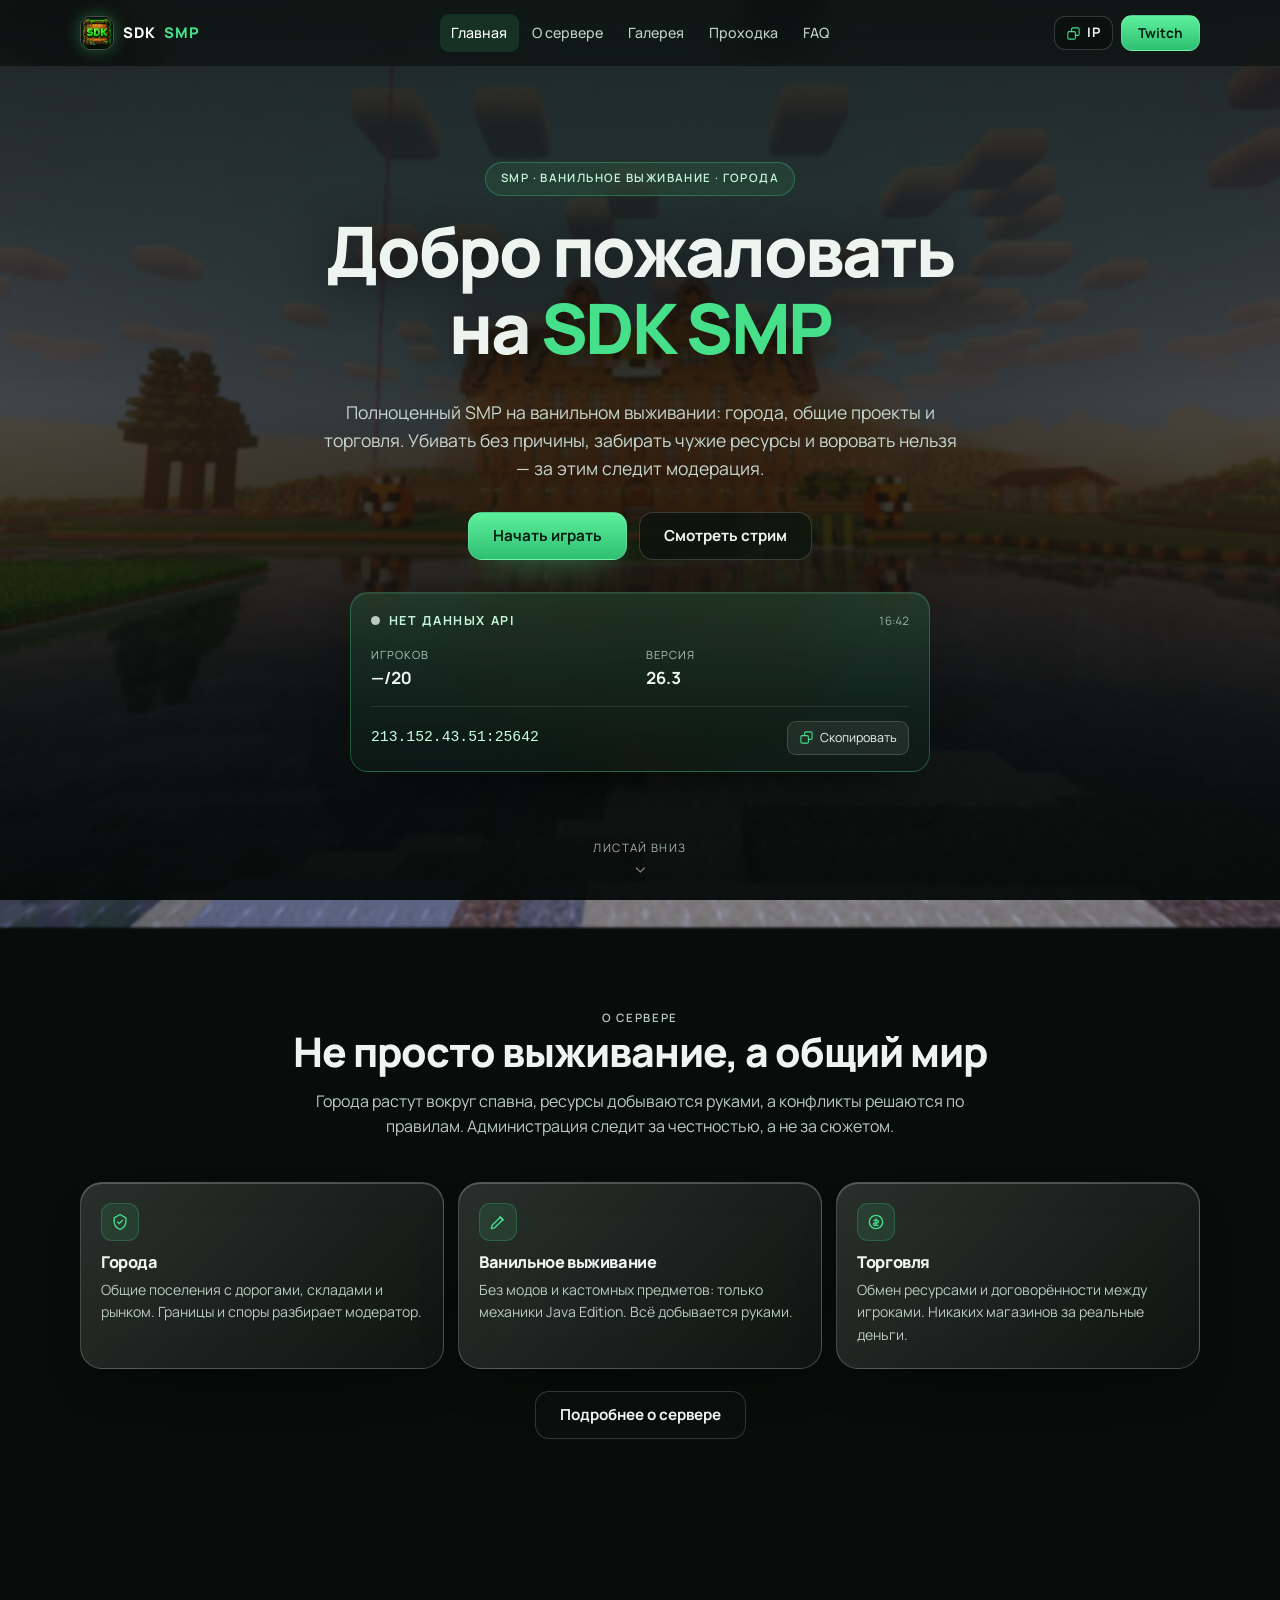
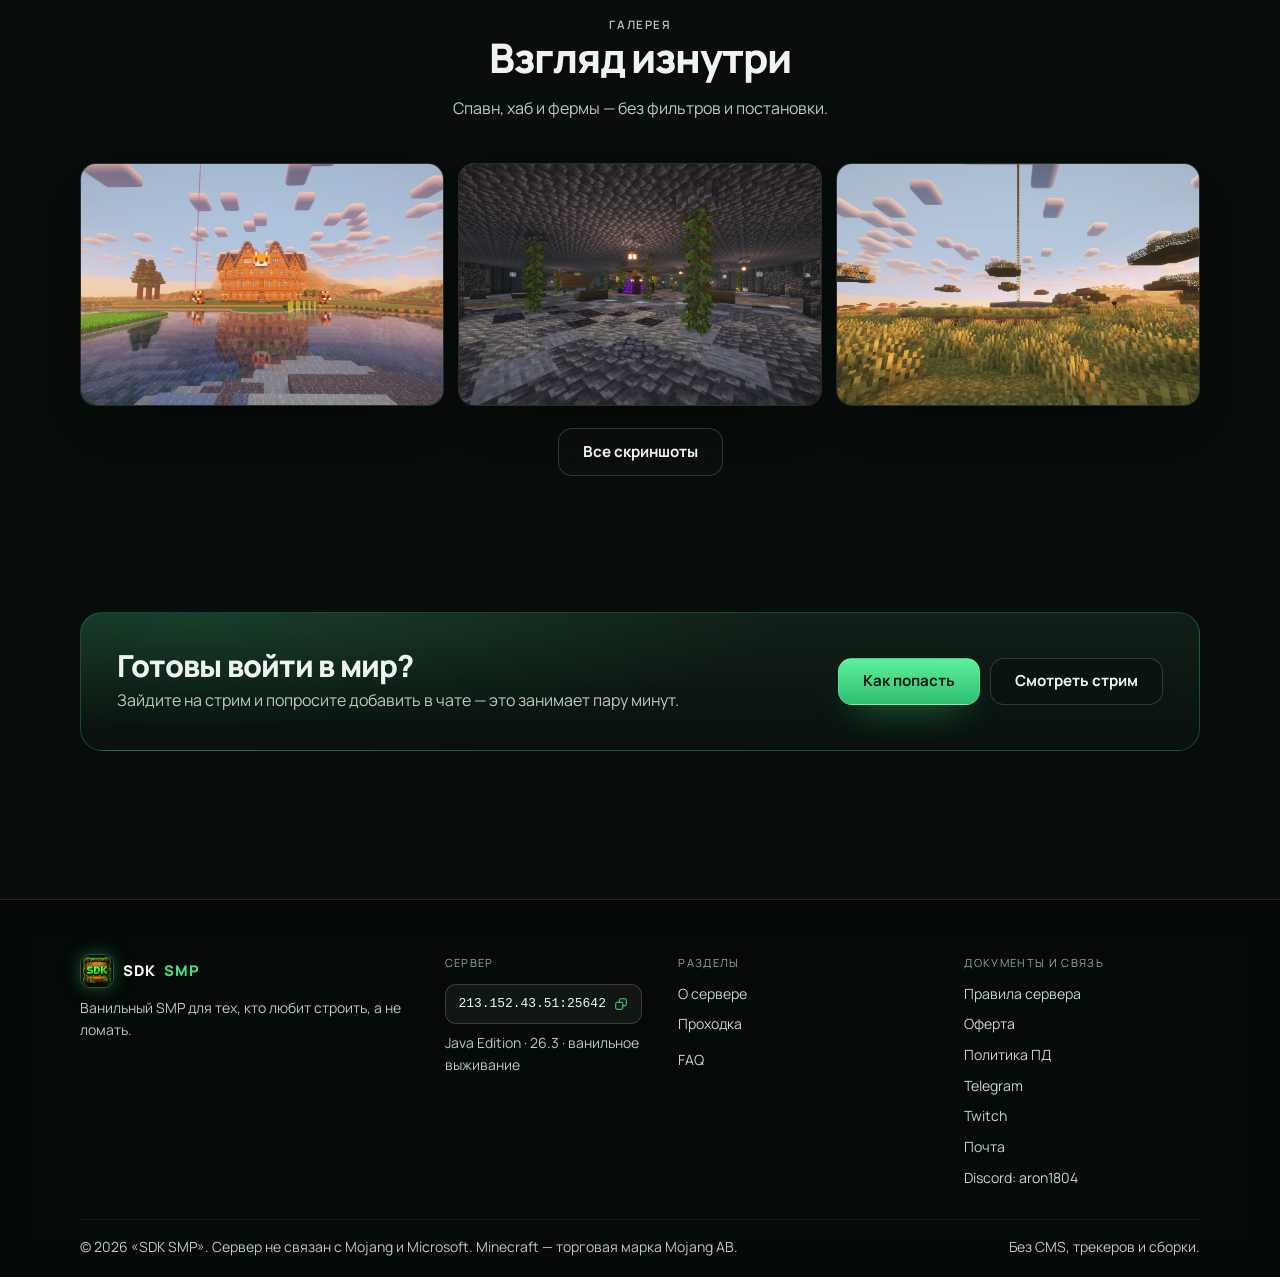
<file: index.html>
<!doctype html>
<html lang="ru">
<head>
<meta charset="utf-8">
<meta name="viewport" content="width=device-width, initial-scale=1">
<title>Minecraft сервер SDK SMP — ванильное выживание, города</title>
<meta name="description" content="SDK SMP — полноценный Minecraft SMP на ванильном выживании: города, торговля и модерация. IP 213.152.43.51:25642, Java 26.3. Добавление через стрим на Twitch.">
<link rel="canonical" href="https://example.com/">
<meta name="theme-color" content="#070d0a">
<meta property="og:type" content="website">
<meta property="og:locale" content="ru_RU">
<meta property="og:site_name" content="SDK SMP">
<meta property="og:title" content="Minecraft сервер SDK SMP — ванильное выживание, города">
<meta property="og:description" content="Полноценный SMP на ванильном выживании: города, торговля и правила против гриферства. Java 26.3, IP 213.152.43.51:25642.">
<meta property="og:url" content="https://example.com/">
<meta property="og:image" content="https://example.com/assets/img/og.jpg">
<meta property="og:image:width" content="1200">
<meta property="og:image:height" content="630">
<meta name="twitter:card" content="summary_large_image">
<link rel="icon" href="assets/img/favicon.png" type="image/png">
<link rel="apple-touch-icon" href="assets/img/apple-touch-icon.png">
<link rel="preconnect" href="https://fonts.googleapis.com">
<link rel="preconnect" href="https://fonts.gstatic.com" crossorigin>
<link href="https://fonts.googleapis.com/css2?family=Manrope:wght@400;500;700;800&display=swap" rel="stylesheet">
<link rel="preload" as="image" href="assets/img/bg.webp" type="image/webp">
<script>document.documentElement.classList.add("js");</script>
<link rel="stylesheet" href="assets/css/style.css">
<script src="assets/js/config.js" defer></script>
<script src="assets/js/app.js" defer></script>
<script type="application/ld+json">
{
  "@context": "https://schema.org",
  "@type": "Organization",
  "name": "Minecraft-сервер «SDK SMP»",
  "url": "https://example.com/",
  "logo": "https://example.com/assets/img/logo-256.png",
  "description": "Полноценный SMP на ванильном выживании: города, торговля и античит.",
  "sameAs": ["https://t.me/aron1478"]
}
</script>
</head>
<body>
<a class="skip" href="#main">Перейти к содержимому</a>

<header class="top">
  <div class="shell top__in">
    <a class="logo" href="index.html"><img class="logo__mark" src="assets/img/logo-128.png" alt="" width="34" height="34">SDK <b>SMP</b></a>
    <nav class="menu" id="menu" aria-label="Основная навигация">
      <a href="index.html" class="is-active" aria-current="page">Главная</a>
      <a href="about.html">О сервере</a>
      <a href="gallery.html">Галерея</a>
      <a href="join.html">Проходка</a>
      
      <a href="faq.html">FAQ</a>
    </nav>
    <div class="top__act">
      <button class="btn btn--dark btn--sm head-ip" type="button" data-copy-ip aria-label="Скопировать IP сервера"><svg viewBox="0 0 24 24" width="15" height="15" aria-hidden="true"><path d="M9 9V5a2 2 0 0 1 2-2h8a2 2 0 0 1 2 2v8a2 2 0 0 1-2 2h-4M3 11a2 2 0 0 1 2-2h8a2 2 0 0 1 2 2v8a2 2 0 0 1-2 2H5a2 2 0 0 1-2-2z" fill="none" stroke="currentColor" stroke-width="1.7" stroke-linejoin="round"/></svg><span>IP</span></button>
      <a class="btn btn--green btn--sm" href="#" data-link="twitch">Twitch</a>
      <button class="burger" type="button" aria-expanded="false" aria-controls="menu" aria-label="Открыть меню"><span></span><span></span><span></span></button>
    </div>
  </div>
</header>

<main id="main">
  <section class="hero">
    <div class="hero__veil" aria-hidden="true"></div>

    <div class="shell hero__inner" data-reveal>
      <p class="badge">SMP · ванильное выживание · города</p>
      <h1 class="hero__title">Добро пожаловать<br>на <span data-server="name">SDK SMP</span></h1>
      <p class="hero__lead">Полноценный SMP на ванильном выживании: города, общие проекты и торговля. Убивать без причины, забирать чужие ресурсы и воровать нельзя — за этим следит модерация.</p>

      <div class="hero__actions">
        <a class="btn btn--green" href="join.html">Начать играть</a>
        <a class="btn btn--dark" href="#" data-link="twitch">Смотреть стрим</a>
      </div>

      <div class="status-card" data-reveal>
        <div class="status-card__top">
          <span class="status-dot" data-live="dot" aria-hidden="true"></span>
          <span class="status-label" data-live="status-text">Проверяем сервер…</span>
          <span class="status-updated"><time data-live="updated">—</time></span>
        </div>

        <dl class="status-grid">
          <div><dt>Игроков</dt><dd><span data-live="players">—</span>/<span data-live="max" data-server="maxSlots">20</span></dd></div>
          <div><dt>Версия</dt><dd data-live="version" data-server="version">26.3</dd></div>
        </dl>

        <div class="status-ip">
          <code data-ip>213.152.43.51:25642</code>
          <button class="copy-btn" type="button" data-copy-ip aria-label="Скопировать IP сервера">
            <svg viewBox="0 0 24 24" width="15" height="15" aria-hidden="true" focusable="false"><path d="M9 9V5a2 2 0 0 1 2-2h8a2 2 0 0 1 2 2v8a2 2 0 0 1-2 2h-4M3 11a2 2 0 0 1 2-2h8a2 2 0 0 1 2 2v8a2 2 0 0 1-2 2H5a2 2 0 0 1-2-2z" fill="none" stroke="currentColor" stroke-width="1.7" stroke-linejoin="round"/></svg>
            Скопировать
          </button>
        </div>
      </div>
    </div>

    <a class="scroll-hint" href="#about-teaser" aria-label="Листать вниз">
      Листай вниз
      <svg viewBox="0 0 24 24" width="16" height="16" aria-hidden="true"><path d="M6 9l6 6 6-6" fill="none" stroke="currentColor" stroke-width="1.8" stroke-linecap="round"/></svg>
    </a>
  </section>

  <section class="section" id="about-teaser">
    <div class="shell">
      <div class="section__head" data-reveal>
        <p class="eyebrow">О сервере</p>
        <h2>Не просто выживание, а общий мир</h2>
        <p>Города растут вокруг спавна, ресурсы добываются руками, а конфликты решаются по правилам. Администрация следит за честностью, а не за сюжетом.</p>
      </div>

      <div class="cards" data-reveal>
        <article class="tile glass">
          <span class="tile__icon" aria-hidden="true">
            <svg viewBox="0 0 24 24" width="20" height="20" fill="none" stroke="currentColor" stroke-width="1.6"><path d="M12 3l7 4v5c0 4-3 7-7 9-4-2-7-5-7-9V7z" stroke-linejoin="round"/><path d="M9 12l2 2 4-4" stroke-linecap="round"/></svg>
          </span>
          <h3>Города</h3>
          <p>Общие поселения с дорогами, складами и рынком. Границы и споры разбирает модератор.</p>
        </article>

        <article class="tile glass">
          <span class="tile__icon" aria-hidden="true">
            <svg viewBox="0 0 24 24" width="20" height="20" fill="none" stroke="currentColor" stroke-width="1.6"><path d="M4 20l4-1 10-10-3-3L5 16z" stroke-linejoin="round"/><path d="M14 6l4 4" stroke-linecap="round"/></svg>
          </span>
          <h3>Ванильное выживание</h3>
          <p>Без модов и кастомных предметов: только механики Java Edition. Всё добывается руками.</p>
        </article>

        <article class="tile glass">
          <span class="tile__icon" aria-hidden="true">
            <svg viewBox="0 0 24 24" width="20" height="20" fill="none" stroke="currentColor" stroke-width="1.6"><circle cx="12" cy="12" r="8"/><path d="M12 8v8M9.5 10h4a1.5 1.5 0 010 3h-3a1.5 1.5 0 000 3h4" stroke-linecap="round"/></svg>
          </span>
          <h3>Торговля</h3>
          <p>Обмен ресурсами и договорённости между игроками. Никаких магазинов за реальные деньги.</p>
        </article>
      </div>

      <div class="gallery-more">
        <a class="btn btn--dark" href="about.html">Подробнее о сервере</a>
      </div>
    </div>
  </section>

  <section class="section section--tight">
    <div class="shell">
      <div class="section__head" data-reveal>
        <p class="eyebrow">Галерея</p>
        <h2>Взгляд изнутри</h2>
        <p>Спавн, хаб и фермы — без фильтров и постановки.</p>
      </div>

      <div class="gallery" data-reveal>
        <a class="shot glass" href="gallery.html" aria-label="Открыть галерею: спавн">
          <picture><source srcset="assets/img/spawn.webp" type="image/webp"><img src="assets/img/spawn.jpg" alt="Спавн: усадьба у воды" width="1200" height="800" loading="lazy" decoding="async"></picture>
        </a>
        <a class="shot glass" href="gallery.html" aria-label="Открыть галерею: хаб">
          <picture><source srcset="assets/img/hub-1.webp" type="image/webp"><img src="assets/img/hub-1.jpg" alt="Подземный хаб с порталами и сундуками" width="1200" height="800" loading="lazy" decoding="async"></picture>
        </a>
        <a class="shot glass" href="gallery.html" aria-label="Открыть галерею: фермы">
          <picture><source srcset="assets/img/farm-1.webp" type="image/webp"><img src="assets/img/farm-1.jpg" alt="Пшеничные поля с парящими островами" width="1200" height="800" loading="lazy" decoding="async"></picture>
        </a>
      </div>

      <div class="gallery-more">
        <a class="btn btn--dark" href="gallery.html">Все скриншоты</a>
      </div>
    </div>
  </section>

  <section class="section section--tight">
    <div class="shell">
      <div class="cta" data-reveal>
        <div>
          <h2>Готовы войти в мир?</h2>
          <p>Зайдите на стрим и попросите добавить в чате — это занимает пару минут.</p>
        </div>
        <div class="cta__act">
          <a class="btn btn--green" href="join.html">Как попасть</a>
          <a class="btn btn--dark" href="https://www.twitch.tv/doska_220" target="_blank" rel="noopener noreferrer">Смотреть стрим</a>
        </div>
      </div>
    </div>
  </section>
</main>

<footer class="site-foot">
  <div class="shell foot">
    <div>
      <a class="logo" href="index.html"><img class="logo__mark" src="assets/img/logo-128.png" alt="" width="34" height="34">SDK <b>SMP</b></a>
      <p class="small muted">Ванильный SMP для тех, кто любит строить, а не ломать.</p>
    </div>

    <div>
      <p class="foot__t">Сервер</p>
      <button class="ipcopy" type="button" data-copy-ip aria-label="Скопировать IP сервера">
        <code data-ip>213.152.43.51:25642</code>
        <svg viewBox="0 0 24 24" width="14" height="14" aria-hidden="true"><path d="M9 9V5a2 2 0 0 1 2-2h8a2 2 0 0 1 2 2v8a2 2 0 0 1-2 2h-4M3 11a2 2 0 0 1 2-2h8a2 2 0 0 1 2 2v8a2 2 0 0 1-2 2H5a2 2 0 0 1-2-2z" fill="none" stroke="currentColor" stroke-width="1.7" stroke-linejoin="round"/></svg>
      </button>
      <p class="small muted">Java Edition · <span data-server="version">26.3</span> · <span data-server="mode">ванильное выживание</span></p>
    </div>

    <div>
      <p class="foot__t">Разделы</p>
      <ul class="foot__links">
        <li><a href="about.html">О сервере</a></li>
        <li><a href="join.html">Проходка</a></li>
        <li></li>
        <li><a href="faq.html">FAQ</a></li>
      </ul>
    </div>

    <div>
      <p class="foot__t">Документы и связь</p>
      <ul class="foot__links">
        <li><a href="rules.html">Правила сервера</a></li>
        <li><a href="offer.html">Оферта</a></li>
        <li><a href="privacy.html">Политика ПД</a></li>
        <li><a href="https://t.me/aron1478">Telegram</a></li>
        <li><a href="https://www.twitch.tv/doska_220">Twitch</a></li>
        <li><button class="linklike" type="button" data-copy-text="aronnman1345@gmail.com">Почта</button></li>
        <li><button class="linklike" type="button" data-copy-text="aron1804">Discord: aron1804</button></li>
      </ul>
    </div>
  </div>

  <div class="shell foot__bottom">
    <p class="small muted">© <span data-year>2026</span> «<span data-server="name">SDK SMP</span>». Сервер не связан с Mojang и Microsoft. Minecraft — торговая марка Mojang AB.</p>
    <p class="small muted">Без CMS, трекеров и сборки.</p>
  </div>
</footer>

<div class="toast" id="toast" role="status" aria-live="polite"></div>
</body>
</html>
</file>
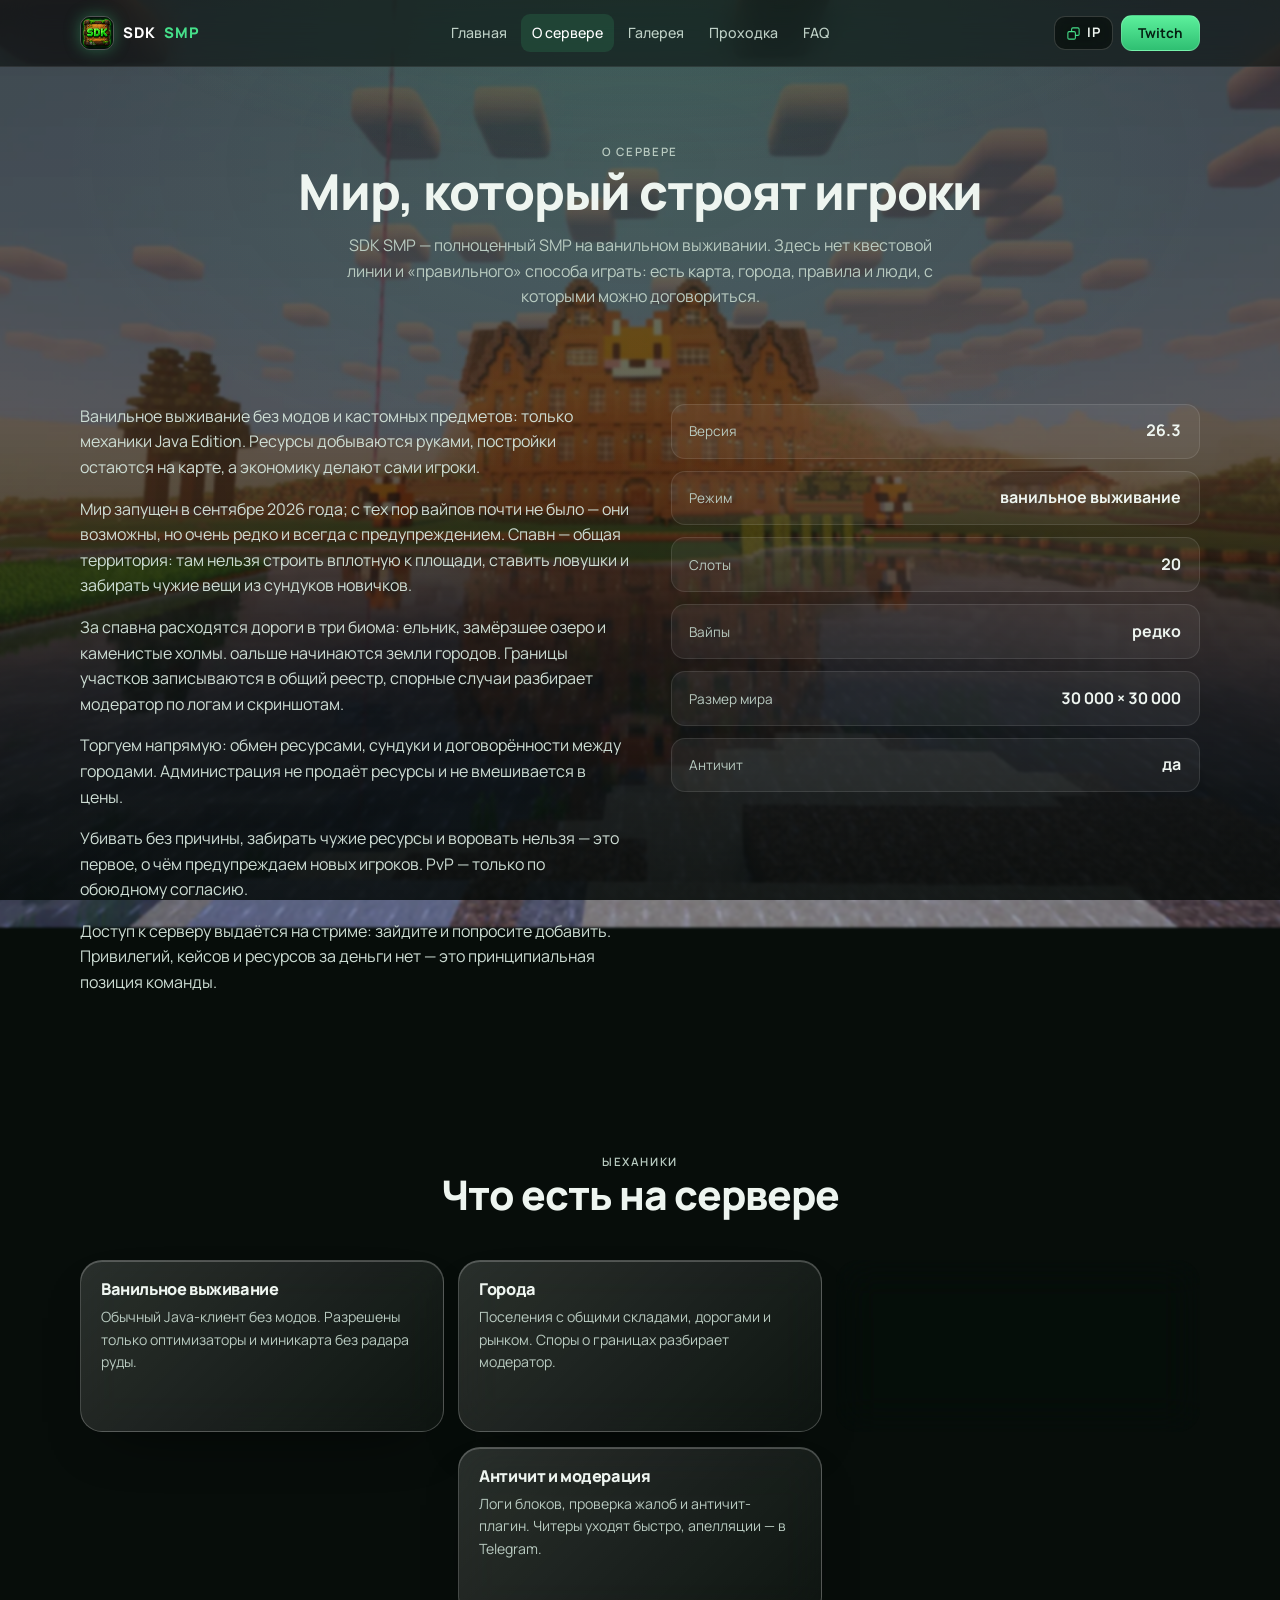
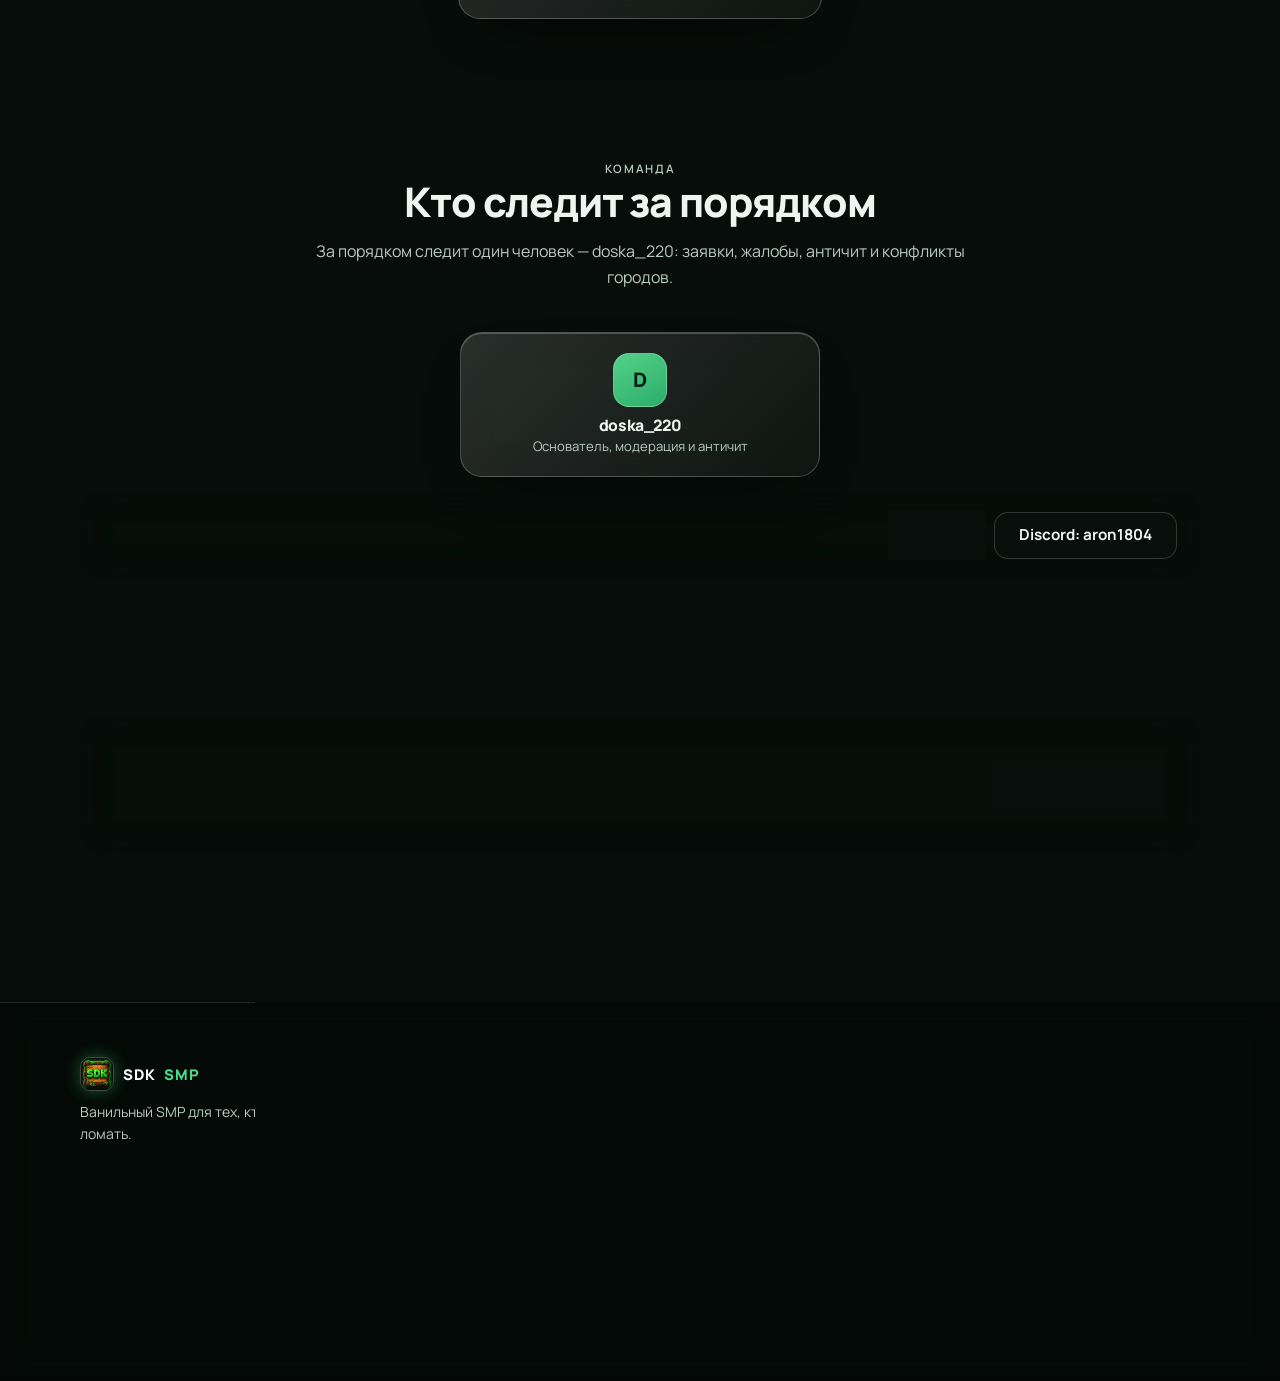
<file: about.html>
<!doctype html>
<html lang="ru">
<head>
<meta charset="utf-8">
<meta name="viewport" content="width=device-width, initial-scale=1">
<title>О сервере — SDK SMP</title>
<meta name="description" content="SDK SMP — полноценный SMP на ванильном выживании: города, торговля, правила и античит. Закрытый Java-сервер, редкие вайпы.">
<link rel="canonical" href="https://example.com/about.html">
<meta name="theme-color" content="#070d0a">
<meta property="og:type" content="website">
<meta property="og:locale" content="ru_RU">
<meta property="og:site_name" content="SDK SMP">
<meta property="og:title" content="О сервере — SDK SMP">
<meta property="og:description" content="Полноценный SMP на ванильном выживании: города, торговля и античит. Редкие вайпы.">
<meta property="og:url" content="https://example.com/about.html">
<meta property="og:image" content="https://example.com/assets/img/og.jpg">
<meta name="twitter:card" content="summary_large_image">
<link rel="icon" href="assets/img/favicon.png" type="image/png">
<link rel="apple-touch-icon" href="assets/img/apple-touch-icon.png">
<link rel="preconnect" href="https://fonts.googleapis.com">
<link rel="preconnect" href="https://fonts.gstatic.com" crossorigin>
<link href="https://fonts.googleapis.com/css2?family=Manrope:wght@400;500;700;800&display=swap" rel="stylesheet">
<script>document.documentElement.classList.add("js");</script>
<link rel="stylesheet" href="assets/css/style.css">
<script src="assets/js/config.js" defer></script>
<script src="assets/js/app.js" defer></script>
</head>
<body>
<a class="skip" href="#main">Перейти к содержимому</a>

<header class="top">
  <div class="shell top__in">
    <a class="logo" href="index.html"><img class="logo__mark" src="assets/img/logo-128.png" alt="" width="34" height="34">SDK <b>SMP</b></a>
    <nav class="menu" id="menu" aria-label="Основная навигация">
      <a href="index.html">Главная</a>
      <a href="about.html" class="is-active" aria-current="page">О сервере</a>
      <a href="gallery.html">Галерея</a>
      <a href="join.html">Проходка</a>
      
      <a href="faq.html">FAQ</a>
    </nav>
    <div class="top__act">
      <button class="btn btn--dark btn--sm head-ip" type="button" data-copy-ip aria-label="Скопировать IP сервера"><svg viewBox="0 0 24 24" width="15" height="15" aria-hidden="true"><path d="M9 9V5a2 2 0 0 1 2-2h8a2 2 0 0 1 2 2v8a2 2 0 0 1-2 2h-4M3 11a2 2 0 0 1 2-2h8a2 2 0 0 1 2 2v8a2 2 0 0 1-2 2H5a2 2 0 0 1-2-2z" fill="none" stroke="currentColor" stroke-width="1.7" stroke-linejoin="round"/></svg><span>IP</span></button>
      <a class="btn btn--green btn--sm" href="#" data-link="twitch">Twitch</a>
      <button class="burger" type="button" aria-expanded="false" aria-controls="menu" aria-label="Открыть меню"><span></span><span></span><span></span></button>
    </div>
  </div>
</header>

<main id="main">
  <section class="page-head">
    <div class="shell">
      <p class="eyebrow">О сервере</p>
      <h1>Мир, который строят игроки</h1>
      <p>SDK SMP — полноценный SMP на ванильном выживании. Здесь нет квестовой линии и «правильного» способа играть: есть карта, города, правила и люди, с которыми можно договориться.</p>
    </div>
  </section>

  <section class="section section--tight">
    <div class="shell">
      <div class="about">
        <div data-reveal>
          <p>Ванильное выживание без модов и кастомных предметов: только механики Java Edition. Ресурсы добываются руками, постройки остаются на карте, а экономику делают сами игроки.</p>
          <p>Мир запущен в сентябре 2026 года; с тех пор вайпов почти не было — они возможны, но очень редко и всегда с предупреждением. Спавн — общая территория: там нельзя строить вплотную к площади, ставить ловушки и забирать чужие вещи из сундуков новичков.</p>
          <p>За спавна расходятся дороги в три биома: ельник, замёрзшее озеро и каменистые холмы. оальше начинаются земли городов. Границы участков записываются в общий реестр, спорные случаи разбирает модератор по логам и скриншотам.</p>
          <p>Торгуем напрямую: обмен ресурсами, сундуки и договорённости между городами. Администрация не продаёт ресурсы и не вмешивается в цены.</p>
          <p>Убивать без причины, забирать чужие ресурсы и воровать нельзя — это первое, о чём предупреждаем новых игроков. PvP — только по обоюдному согласию.</p>
          <p>Доступ к серверу выдаётся на стриме: зайдите и попросите добавить. Привилегий, кейсов и ресурсов за деньги нет — это принципиальная позиция команды.</p>
        </div>

        <aside class="about__aside" data-reveal aria-label="Параметры сервера">
          <div class="aside-row"><span>Версия</span><b data-server="version">26.3</b></div>
          <div class="aside-row"><span>Режим</span><b data-server="mode">ванильное выживание</b></div>
          <div class="aside-row"><span>Слоты</span><b data-server="maxSlots">20</b></div>
          <div class="aside-row"><span>Вайпы</span><b>редко</b></div>
          <div class="aside-row"><span>Размер мира</span><b>30 000 × 30 000</b></div>
          <div class="aside-row"><span>Античит</span><b>да</b></div>
        </aside>
      </div>
    </div>
  </section>

  <section class="section section--tight">
    <div class="shell">
      <div class="section__head" data-reveal>
        <p class="eyebrow">ыеханики</p>
        <h2>Что есть на сервере</h2>
      </div>

      <div class="cards cards--4" data-reveal>
        <article class="tile glass">
          <h3>Ванильное выживание</h3>
          <p>Обычный Java-клиент без модов. Разрешены только оптимизаторы и миникарта без радара руды.</p>
        </article>
        <article class="tile glass">
          <h3>Города</h3>
          <p>Поселения с общими складами, дорогами и рынком. Споры о границах разбирает модератор.</p>
        </article>
        <article class="tile glass">
          <h3>Торговля</h3>
          <p>Обмен ресурсами и договорённости между игроками. Никаких монет за реальные деньги.</p>
        </article>
        <article class="tile glass">
          <h3>Античит и модерация</h3>
          <p>Логи блоков, проверка жалоб и античит-плагин. Читеры уходят быстро, апелляции — в Telegram.</p>
        </article>
      </div>
    </div>
  </section>

  <section class="section section--tight">
    <div class="shell">
      <div class="section__head" data-reveal>
        <p class="eyebrow">Команда</p>
        <h2>Кто следит за порядком</h2>
        <p>За порядком следит один человек — doska_220: заявки, жалобы, античит и конфликты городов.</p>
      </div>

      <div class="team team--one" data-reveal>
        <article class="member glass"><span class="avatar" aria-hidden="true">D</span><h3>doska_220</h3><p>Основатель, модерация и античит</p></article>
      </div>

      <div class="contacts glass" data-reveal>
        <div>
          <h3>Связаться</h3>
          <p class="small muted">Заявки и объявления — в Telegram. Голосовые сборы и поиск города — в Discord.</p>
        </div>
        <div class="contacts__act">
          <a class="btn btn--green" href="#" data-link="telegram">Telegram</a>
          <button class="btn btn--dark" type="button" data-copy-text="aronnman1345@gmail.com">Почта</button>
          <button class="btn btn--dark" type="button" data-copy-text="aron1804">Discord: aron1804</button>
        </div>
      </div>
    </div>
  </section>

  <section class="section section--tight">
    <div class="shell">
      <div class="cta" data-reveal>
        <div>
          <h2>Посмотрите, как это выглядит</h2>
          <p>Шесть скриншотов со спавна, городов и ночной деревни.</p>
        </div>
        <div class="cta__act">
          <a class="btn btn--green" href="gallery.html">Открыть галерею</a>
          <a class="btn btn--dark" href="join.html">Оставить заявку</a>
        </div>
      </div>
    </div>
  </section>
</main>

<footer class="site-foot">
  <div class="shell foot">
    <div>
      <a class="logo" href="index.html"><img class="logo__mark" src="assets/img/logo-128.png" alt="" width="34" height="34">SDK <b>SMP</b></a>
      <p class="small muted">Ванильный SMP для тех, кто любит строить, а не ломать.</p>
    </div>
    <div>
      <p class="foot__t">Сервер</p>
      <button class="ipcopy" type="button" data-copy-ip aria-label="Скопировать IP сервера">
        <code data-ip>213.152.43.51:25642</code>
        <svg viewBox="0 0 24 24" width="14" height="14" aria-hidden="true"><path d="M9 9V5a2 2 0 0 1 2-2h8a2 2 0 0 1 2 2v8a2 2 0 0 1-2 2h-4M3 11a2 2 0 0 1 2-2h8a2 2 0 0 1 2 2v8a2 2 0 0 1-2 2H5a2 2 0 0 1-2-2z" fill="none" stroke="currentColor" stroke-width="1.7" stroke-linejoin="round"/></svg>
      </button>
      <p class="small muted">Java Edition · <span data-server="version">26.3</span> · <span data-server="mode">ванильное выживание</span></p>
    </div>
    <div>
      <p class="foot__t">Разделы</p>
      <ul class="foot__links">
        <li><a href="about.html">О сервере</a></li>
        <li><a href="join.html">Проходка</a></li>
        <li></li>
        <li><a href="faq.html">FAQ</a></li>
      </ul>
    </div>
    <div>
      <p class="foot__t">оокументы и связь</p>
      <ul class="foot__links">
        <li><a href="rules.html">Правила сервера</a></li>
        <li><a href="offer.html">Оферта</a></li>
        <li><a href="privacy.html">Политика По</a></li>
        <li><a href="https://t.me/aron1478">Telegram</a></li>
        <li><a href="https://www.twitch.tv/doska_220">Twitch</a></li>
        <li><button class="linklike" type="button" data-copy-text="aronnman1345@gmail.com">Почта</button></li>
        <li><button class="linklike" type="button" data-copy-text="aron1804">Discord: aron1804</button></li>
      </ul>
    </div>
  </div>
  <div class="shell foot__bottom">
    <p class="small muted">© <span data-year>2026</span> «<span data-server="name">SDK SMP</span>». Сервер не связан с Mojang и Microsoft. Minecraft — торговая марка Mojang AB.</p>
    <p class="small muted">Без CMS, трекеров и сборки.</p>
  </div>
</footer>

<div class="toast" id="toast" role="status" aria-live="polite"></div>
</body>
</html>
</file>
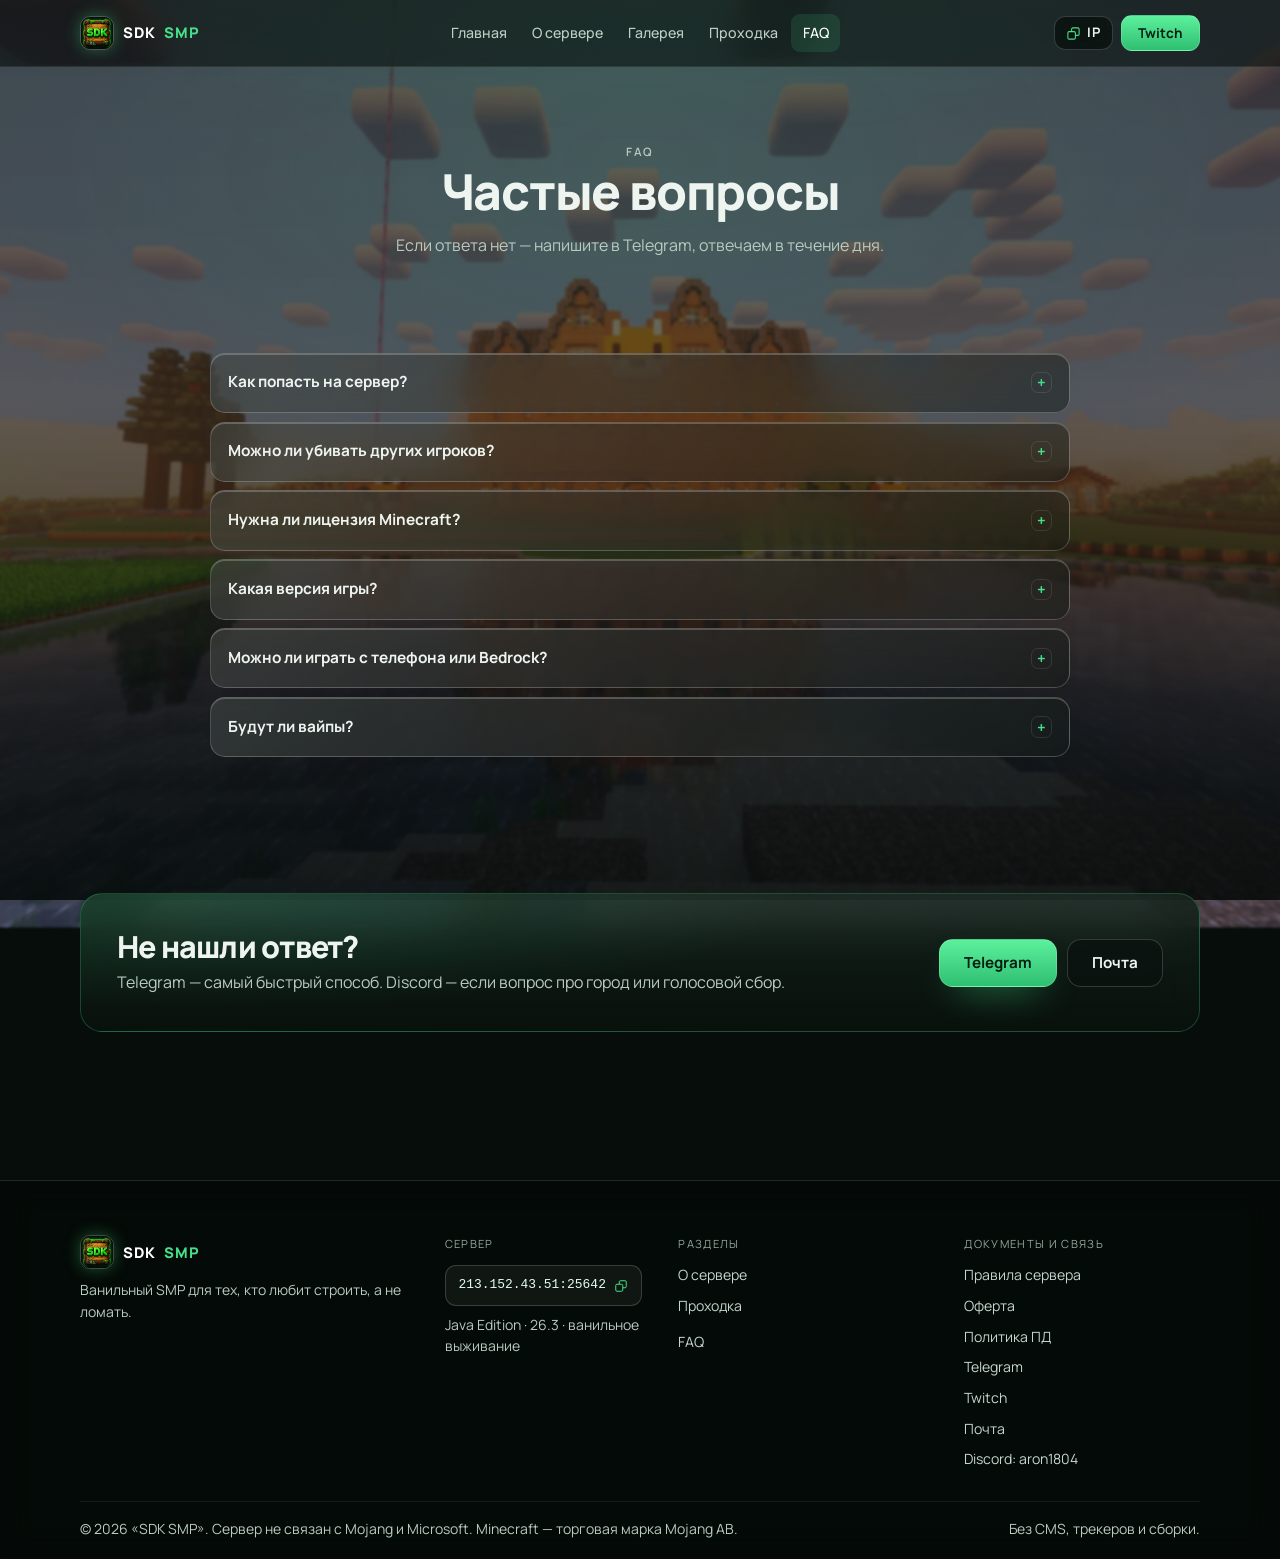
<file: faq.html>
<!doctype html>
<html lang="ru">
<head>
<meta charset="utf-8">
<meta name="viewport" content="width=device-width, initial-scale=1">
<title>FAQ — SDK SMP</title>
<meta name="description" content="Частые вопросы о SDK SMP: как попасть на стрим, нужна ли лицензия, какая версия, можно ли убивать и будут ли вайпы.">
<link rel="canonical" href="https://example.com/faq.html">
<meta name="theme-color" content="#070d0a">
<meta property="og:type" content="website">
<meta property="og:locale" content="ru_RU">
<meta property="og:site_name" content="SDK SMP">
<meta property="og:title" content="FAQ — SDK SMP">
<meta property="og:description" content="Ответы на частые вопросы о входе, версии, PvP, вайпах и оплате.">
<meta property="og:url" content="https://example.com/faq.html">
<meta property="og:image" content="https://example.com/assets/img/og.jpg">
<meta name="twitter:card" content="summary_large_image">
<link rel="icon" href="assets/img/favicon.png" type="image/png">
<link rel="apple-touch-icon" href="assets/img/apple-touch-icon.png">
<link rel="preconnect" href="https://fonts.googleapis.com">
<link rel="preconnect" href="https://fonts.gstatic.com" crossorigin>
<link href="https://fonts.googleapis.com/css2?family=Manrope:wght@400;500;700;800&display=swap" rel="stylesheet">
<script>document.documentElement.classList.add("js");</script>
<link rel="stylesheet" href="assets/css/style.css">
<script src="assets/js/config.js" defer></script>
<script src="assets/js/app.js" defer></script>
</head>
<body>
<a class="skip" href="#main">Перейти к содержимому</a>

<header class="top">
  <div class="shell top__in">
    <a class="logo" href="index.html"><img class="logo__mark" src="assets/img/logo-128.png" alt="" width="34" height="34">SDK <b>SMP</b></a>
    <nav class="menu" id="menu" aria-label="Основная навигация">
      <a href="index.html">Главная</a>
      <a href="about.html">О сервере</a>
      <a href="gallery.html">Галерея</a>
      <a href="join.html">Проходка</a>
      
      <a href="faq.html" class="is-active" aria-current="page">FAQ</a>
    </nav>
    <div class="top__act">
      <button class="btn btn--dark btn--sm head-ip" type="button" data-copy-ip aria-label="Скопировать IP сервера"><svg viewBox="0 0 24 24" width="15" height="15" aria-hidden="true"><path d="M9 9V5a2 2 0 0 1 2-2h8a2 2 0 0 1 2 2v8a2 2 0 0 1-2 2h-4M3 11a2 2 0 0 1 2-2h8a2 2 0 0 1 2 2v8a2 2 0 0 1-2 2H5a2 2 0 0 1-2-2z" fill="none" stroke="currentColor" stroke-width="1.7" stroke-linejoin="round"/></svg><span>IP</span></button>
      <a class="btn btn--green btn--sm" href="#" data-link="twitch">Twitch</a>
      <button class="burger" type="button" aria-expanded="false" aria-controls="menu" aria-label="Открыть меню"><span></span><span></span><span></span></button>
    </div>
  </div>
</header>

<main id="main">
  <section class="page-head">
    <div class="shell">
      <p class="eyebrow">FAQ</p>
      <h1>Частые вопросы</h1>
      <p>Если ответа нет — напишите в Telegram, отвечаем в течение дня.</p>
    </div>
  </section>

  <section class="section section--tight">
    <div class="shell">
      <div class="faq" data-reveal>
        <details class="qa glass"><summary>Как попасть на сервер?</summary><p>Зайдите на стрим doska_220 на Twitch и попросите добавить в чате, указав ник. После добавления заходите по IP со страницы «Проходка».</p></details>
        <details class="qa glass"><summary>Можно ли убивать других игроков?</summary><p>Без причины — нет. PvP разрешён только по обоюдному согласию. Убийство, кража ресурсов и гриферство — нарушение правил.</p></details>
        <details class="qa glass"><summary>Нужна ли лицензия Minecraft?</summary><p>Нет. Сервер работает в offline-mode, лицензия не требуется — подойдёт любой Java-клиент. Читы и сторонние преимущества всё равно запрещены.</p></details>
        <details class="qa glass"><summary>Какая версия игры?</summary><p>Java 26.3. Точный список поддерживаемых версий приходит вместе с доступом; клиенты старше не подключатся.</p></details>
        <details class="qa glass"><summary>Можно ли играть с телефона или Bedrock?</summary><p>Нет. Сервер только для Java Edition на ПК: Bedrock, телефоны и консоли не подключаются.</p></details>
        <details class="qa glass"><summary>Будут ли вайпы?</summary><p>Да, но очень редко: обычно раз в несколько сезонов и всегда с предупреждением в Telegram. Причина — крупное обновление или техническая необходимость.</p></details>
      </div>
    </div>
  </section>

  <section class="section section--tight">
    <div class="shell">
      <div class="cta" data-reveal>
        <div>
          <h2>Не нашли ответ?</h2>
          <p>Telegram — самый быстрый способ. Discord — если вопрос про город или голосовой сбор.</p>
        </div>
        <div class="cta__act">
          <a class="btn btn--green" href="#" data-link="telegram">Telegram</a>
          <button class="btn btn--dark" type="button" data-copy-text="aronnman1345@gmail.com">Почта</button>
        </div>
      </div>
    </div>
  </section>
</main>

<footer class="site-foot">
  <div class="shell foot">
    <div>
      <a class="logo" href="index.html"><img class="logo__mark" src="assets/img/logo-128.png" alt="" width="34" height="34">SDK <b>SMP</b></a>
      <p class="small muted">Ванильный SMP для тех, кто любит строить, а не ломать.</p>
    </div>
    <div>
      <p class="foot__t">Сервер</p>
      <button class="ipcopy" type="button" data-copy-ip aria-label="Скопировать IP сервера">
        <code data-ip>213.152.43.51:25642</code>
        <svg viewBox="0 0 24 24" width="14" height="14" aria-hidden="true"><path d="M9 9V5a2 2 0 0 1 2-2h8a2 2 0 0 1 2 2v8a2 2 0 0 1-2 2h-4M3 11a2 2 0 0 1 2-2h8a2 2 0 0 1 2 2v8a2 2 0 0 1-2 2H5a2 2 0 0 1-2-2z" fill="none" stroke="currentColor" stroke-width="1.7" stroke-linejoin="round"/></svg>
      </button>
      <p class="small muted">Java Edition · <span data-server="version">26.3</span> · <span data-server="mode">ванильное выживание</span></p>
    </div>
    <div>
      <p class="foot__t">Разделы</p>
      <ul class="foot__links">
        <li><a href="about.html">О сервере</a></li>
        <li><a href="join.html">Проходка</a></li>
        <li></li>
        <li><a href="faq.html">FAQ</a></li>
      </ul>
    </div>
    <div>
      <p class="foot__t">Документы и связь</p>
      <ul class="foot__links">
        <li><a href="rules.html">Правила сервера</a></li>
        <li><a href="offer.html">Оферта</a></li>
        <li><a href="privacy.html">Политика ПД</a></li>
        <li><a href="https://t.me/aron1478">Telegram</a></li>
        <li><a href="https://www.twitch.tv/doska_220">Twitch</a></li>
        <li><button class="linklike" type="button" data-copy-text="aronnman1345@gmail.com">Почта</button></li>
        <li><button class="linklike" type="button" data-copy-text="aron1804">Discord: aron1804</button></li>
      </ul>
    </div>
  </div>
  <div class="shell foot__bottom">
    <p class="small muted">© <span data-year>2026</span> «<span data-server="name">SDK SMP</span>». Сервер не связан с Mojang и Microsoft. Minecraft — торговая марка Mojang AB.</p>
    <p class="small muted">Без CMS, трекеров и сборки.</p>
  </div>
</footer>

<div class="toast" id="toast" role="status" aria-live="polite"></div>
</body>
</html>
</file>
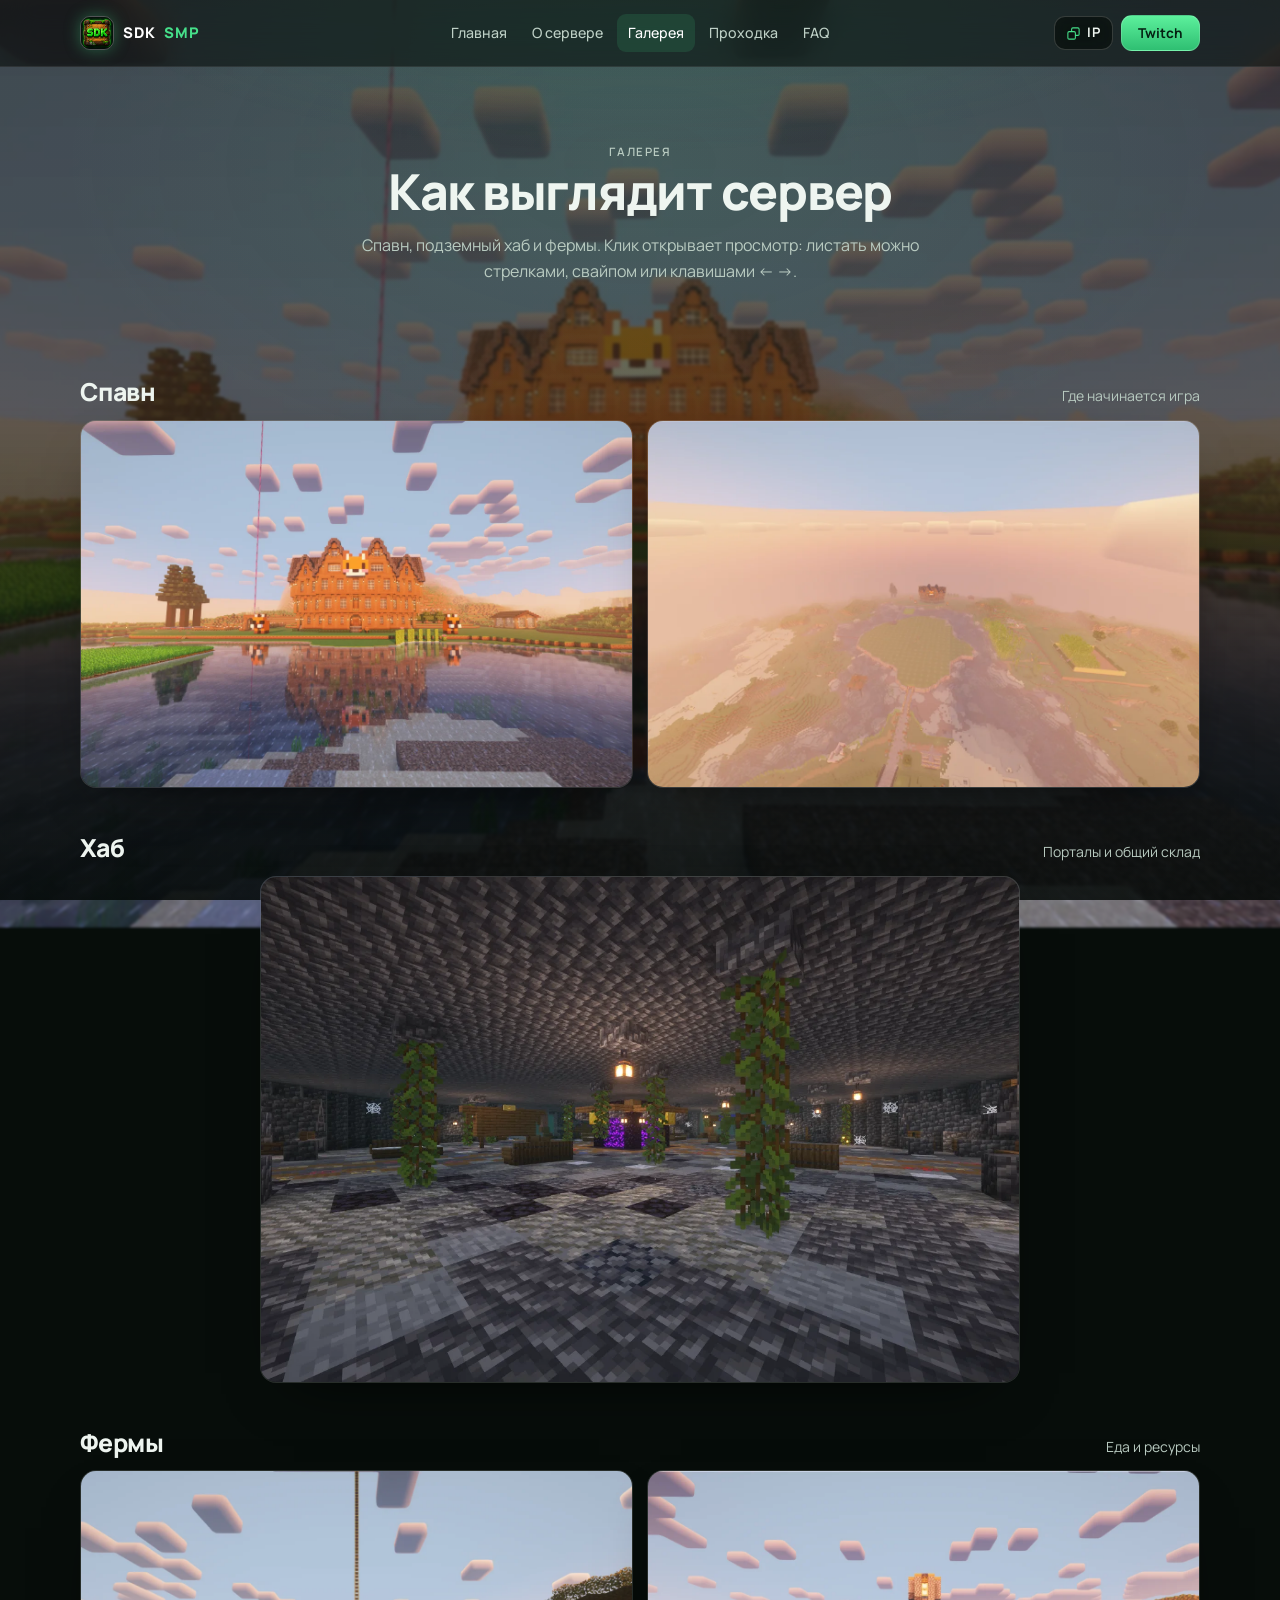
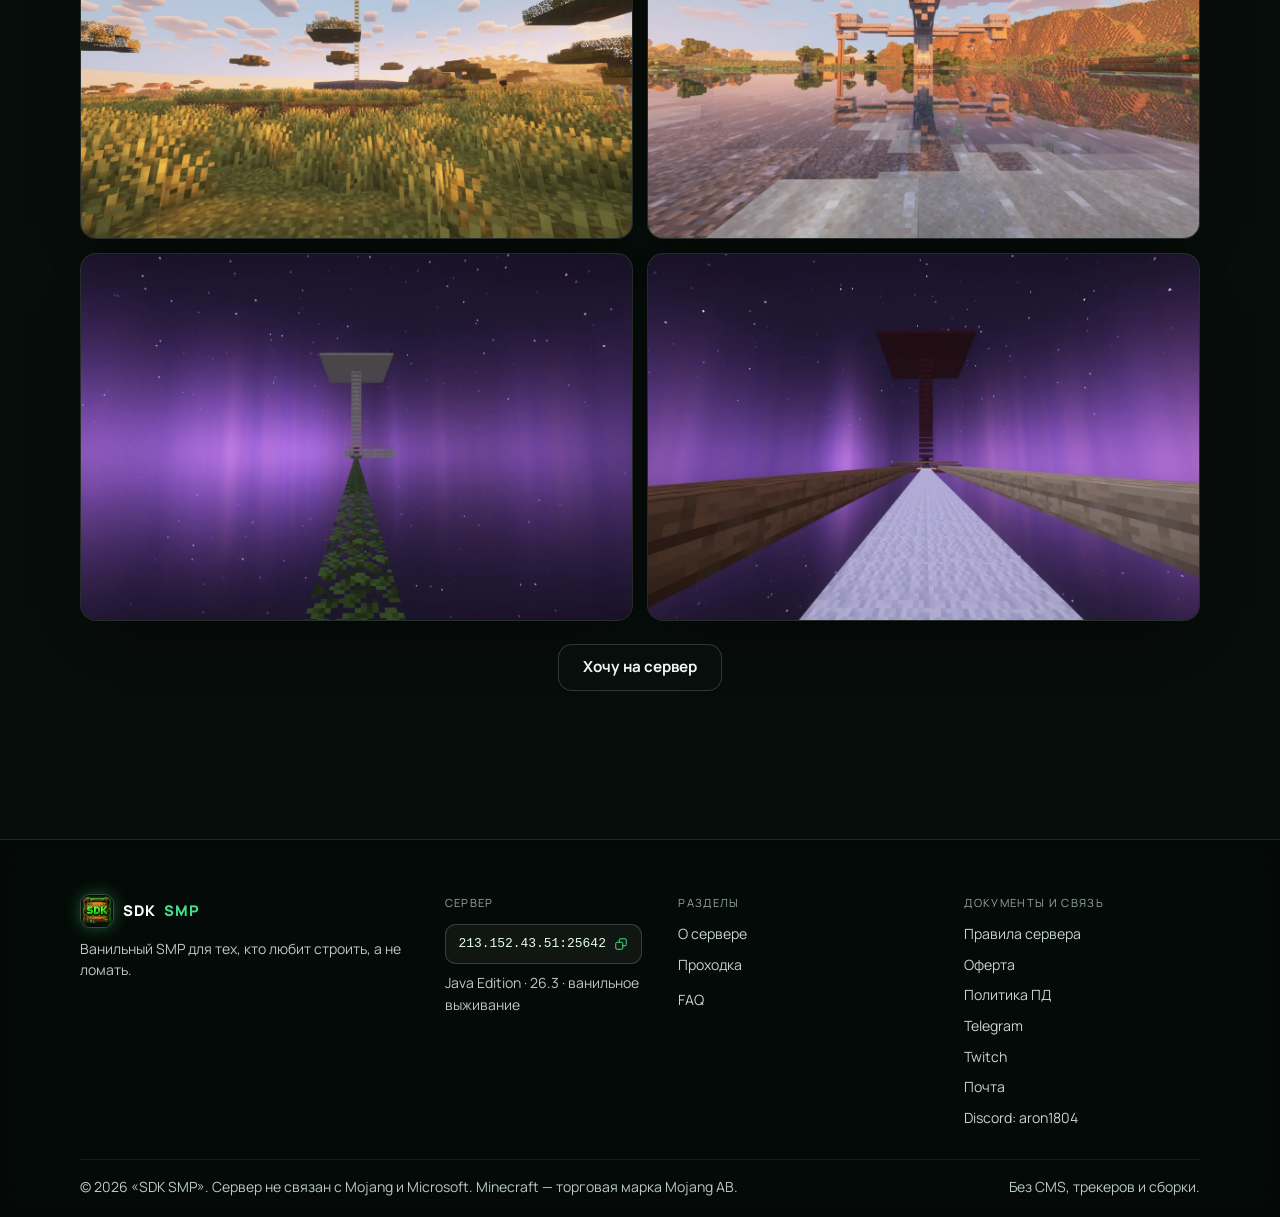
<file: gallery.html>
<!doctype html>
<html lang="ru">
<head>
<meta charset="utf-8">
<meta name="viewport" content="width=device-width, initial-scale=1">
<title>Галерея — SDK SMP</title>
<meta name="description" content="Скриншоты SDK SMP: спавн, спавн с воздуха, подземный хаб и фермы сервера.">
<link rel="canonical" href="https://example.com/gallery.html">
<meta name="theme-color" content="#070d0a">
<meta property="og:type" content="website">
<meta property="og:locale" content="ru_RU">
<meta property="og:site_name" content="SDK SMP">
<meta property="og:title" content="Галерея — SDK SMP">
<meta property="og:description" content="Спавн, хаб и фермы: кадры с ванильного SMP-сервера.">
<meta property="og:url" content="https://example.com/gallery.html">
<meta property="og:image" content="https://example.com/assets/img/og.jpg">
<meta name="twitter:card" content="summary_large_image">
<link rel="icon" href="assets/img/favicon.png" type="image/png">
<link rel="apple-touch-icon" href="assets/img/apple-touch-icon.png">
<link rel="preconnect" href="https://fonts.googleapis.com">
<link rel="preconnect" href="https://fonts.gstatic.com" crossorigin>
<link href="https://fonts.googleapis.com/css2?family=Manrope:wght@400;500;700;800&display=swap" rel="stylesheet">
<script>document.documentElement.classList.add("js");</script>
<link rel="stylesheet" href="assets/css/style.css">
<script src="assets/js/config.js" defer></script>
<script src="assets/js/app.js" defer></script>
</head>
<body>
<a class="skip" href="#main">Перейти к содержимому</a>

<header class="top">
  <div class="shell top__in">
    <a class="logo" href="index.html"><img class="logo__mark" src="assets/img/logo-128.png" alt="" width="34" height="34">SDK <b>SMP</b></a>
    <nav class="menu" id="menu" aria-label="Основная навигация">
      <a href="index.html">Главная</a>
      <a href="about.html">О сервере</a>
      <a href="gallery.html" class="is-active" aria-current="page">Галерея</a>
      <a href="join.html">Проходка</a>
      
      <a href="faq.html">FAQ</a>
    </nav>
    <div class="top__act">
      <button class="btn btn--dark btn--sm head-ip" type="button" data-copy-ip aria-label="Скопировать IP сервера"><svg viewBox="0 0 24 24" width="15" height="15" aria-hidden="true"><path d="M9 9V5a2 2 0 0 1 2-2h8a2 2 0 0 1 2 2v8a2 2 0 0 1-2 2h-4M3 11a2 2 0 0 1 2-2h8a2 2 0 0 1 2 2v8a2 2 0 0 1-2 2H5a2 2 0 0 1-2-2z" fill="none" stroke="currentColor" stroke-width="1.7" stroke-linejoin="round"/></svg><span>IP</span></button>
      <a class="btn btn--green btn--sm" href="#" data-link="twitch">Twitch</a>
      <button class="burger" type="button" aria-expanded="false" aria-controls="menu" aria-label="Открыть меню"><span></span><span></span><span></span></button>
    </div>
  </div>
</header>

<main id="main">
  <section class="page-head">
    <div class="shell">
      <p class="eyebrow">Галерея</p>
      <h1>Как выглядит сервер</h1>
      <p>Спавн, подземный хаб и фермы. Клик открывает просмотр: листать можно стрелками, свайпом или клавишами ← →.</p>
    </div>
  </section>

  <section class="section section--tight">
    <div class="shell">
      <div class="gallery-group" data-reveal>
        <div class="group-head">
          <h2>Спавн</h2>
          <p class="small muted">Где начинается игра</p>
        </div>
        <div class="gallery gallery--pair">
          <button class="shot glass" type="button" data-webp="assets/img/spawn.webp" data-jpg="assets/img/spawn.jpg" aria-label="Открыть скриншот: спавн, усадьба у воды">
            <picture><source srcset="assets/img/spawn.webp" type="image/webp"><img src="assets/img/spawn.jpg" alt="Спавн: большая деревянная усадьба у воды" width="1200" height="800" loading="lazy" decoding="async"></picture>
          </button>
          <button class="shot glass" type="button" data-webp="assets/img/spawn-air.webp" data-jpg="assets/img/spawn-air.jpg" aria-label="Открыть скриншот: спавн с воздуха">
            <picture><source srcset="assets/img/spawn-air.webp" type="image/webp"><img src="assets/img/spawn-air.jpg" alt="Спавн с воздуха: площадь, дороги и окрестности" width="1200" height="800" loading="lazy" decoding="async"></picture>
          </button>
        </div>
      </div>

      <div class="gallery-group" data-reveal>
        <div class="group-head">
          <h2>Хаб</h2>
          <p class="small muted">Порталы и общий склад</p>
        </div>
        <div class="gallery gallery--single">
          <button class="shot glass" type="button" data-webp="assets/img/hub-1.webp" data-jpg="assets/img/hub-1.jpg" aria-label="Открыть скриншот: хаб">
            <picture><source srcset="assets/img/hub-1.webp" type="image/webp"><img src="assets/img/hub-1.jpg" alt="Подземный хаб с порталами и сундуками" width="1200" height="800" loading="lazy" decoding="async"></picture>
          </button>
        </div>
      </div>

      <div class="gallery-group" data-reveal>
        <div class="group-head">
          <h2>Фермы</h2>
          <p class="small muted">Еда и ресурсы</p>
        </div>
        <div class="gallery gallery--pair">
          <button class="shot glass" type="button" data-webp="assets/img/farm-1.webp" data-jpg="assets/img/farm-1.jpg" aria-label="Открыть скриншот: пшеничные поля">
            <picture><source srcset="assets/img/farm-1.webp" type="image/webp"><img src="assets/img/farm-1.jpg" alt="Пшеничные поля с парящими островами" width="1200" height="800" loading="lazy" decoding="async"></picture>
          </button>
          <button class="shot glass" type="button" data-webp="assets/img/farm-2.webp" data-jpg="assets/img/farm-2.jpg" aria-label="Открыть скриншот: ферма у воды">
            <picture><source srcset="assets/img/farm-2.webp" type="image/webp"><img src="assets/img/farm-2.jpg" alt="Ферма с постройкой у воды" width="1200" height="800" loading="lazy" decoding="async"></picture>
          </button>
          <button class="shot glass" type="button" data-webp="assets/img/hub-2.webp" data-jpg="assets/img/hub-2.jpg" aria-label="Открыть скриншот: ферма в коридоре">
            <picture><source srcset="assets/img/hub-2.webp" type="image/webp"><img src="assets/img/hub-2.jpg" alt="Ферма в фиолетовом коридоре с растениями" width="1200" height="800" loading="lazy" decoding="async"></picture>
          </button>
          <button class="shot glass" type="button" data-webp="assets/img/hub-3.webp" data-jpg="assets/img/hub-3.jpg" aria-label="Открыть скриншот: ферма с мостом">
            <picture><source srcset="assets/img/hub-3.webp" type="image/webp"><img src="assets/img/hub-3.jpg" alt="Ферма с мостом в фиолетовом коридоре" width="1200" height="800" loading="lazy" decoding="async"></picture>
          </button>
        </div>
      </div>

      <div class="gallery-more">
        <a class="btn btn--dark" href="join.html">Хочу на сервер</a>
      </div>
    </div>
  </section>
</main>

<dialog class="lb" id="lightbox" aria-label="Просмотр скриншота">
  <div class="lb__frame">
    <button class="lb__close" type="button" data-lb-close aria-label="Закрыть просмотр">×</button>
    <button class="lb__nav lb__nav--prev" type="button" data-lb-prev aria-label="Предыдущий скриншот">‹</button>
    <figure class="lb__fig">
      <picture><source id="lb-src" type="image/webp"><img id="lb-img" src="assets/img/spawn.jpg" alt="" width="1200" height="800" decoding="async"></picture>
    </figure>
    <button class="lb__nav lb__nav--next" type="button" data-lb-next aria-label="Следующий скриншот">›</button>
    <p class="lb__count" id="lb-count" aria-live="polite"></p>
  </div>
</dialog>

<footer class="site-foot">
  <div class="shell foot">
    <div>
      <a class="logo" href="index.html"><img class="logo__mark" src="assets/img/logo-128.png" alt="" width="34" height="34">SDK <b>SMP</b></a>
      <p class="small muted">Ванильный SMP для тех, кто любит строить, а не ломать.</p>
    </div>
    <div>
      <p class="foot__t">Сервер</p>
      <button class="ipcopy" type="button" data-copy-ip aria-label="Скопировать IP сервера">
        <code data-ip>213.152.43.51:25642</code>
        <svg viewBox="0 0 24 24" width="14" height="14" aria-hidden="true"><path d="M9 9V5a2 2 0 0 1 2-2h8a2 2 0 0 1 2 2v8a2 2 0 0 1-2 2h-4M3 11a2 2 0 0 1 2-2h8a2 2 0 0 1 2 2v8a2 2 0 0 1-2 2H5a2 2 0 0 1-2-2z" fill="none" stroke="currentColor" stroke-width="1.7" stroke-linejoin="round"/></svg>
      </button>
      <p class="small muted">Java Edition · <span data-server="version">26.3</span> · <span data-server="mode">ванильное выживание</span></p>
    </div>
    <div>
      <p class="foot__t">Разделы</p>
      <ul class="foot__links">
        <li><a href="about.html">О сервере</a></li>
        <li><a href="join.html">Проходка</a></li>
        <li></li>
        <li><a href="faq.html">FAQ</a></li>
      </ul>
    </div>
    <div>
      <p class="foot__t">Документы и связь</p>
      <ul class="foot__links">
        <li><a href="rules.html">Правила сервера</a></li>
        <li><a href="offer.html">Оферта</a></li>
        <li><a href="privacy.html">Политика ПД</a></li>
        <li><a href="https://t.me/aron1478">Telegram</a></li>
        <li><a href="https://www.twitch.tv/doska_220">Twitch</a></li>
        <li><button class="linklike" type="button" data-copy-text="aronnman1345@gmail.com">Почта</button></li>
        <li><button class="linklike" type="button" data-copy-text="aron1804">Discord: aron1804</button></li>
      </ul>
    </div>
  </div>
  <div class="shell foot__bottom">
    <p class="small muted">© <span data-year>2026</span> «<span data-server="name">SDK SMP</span>». Сервер не связан с Mojang и Microsoft. Minecraft — торговая марка Mojang AB.</p>
    <p class="small muted">Без CMS, трекеров и сборки.</p>
  </div>
</footer>

<div class="toast" id="toast" role="status" aria-live="polite"></div>
</body>
</html>
</file>
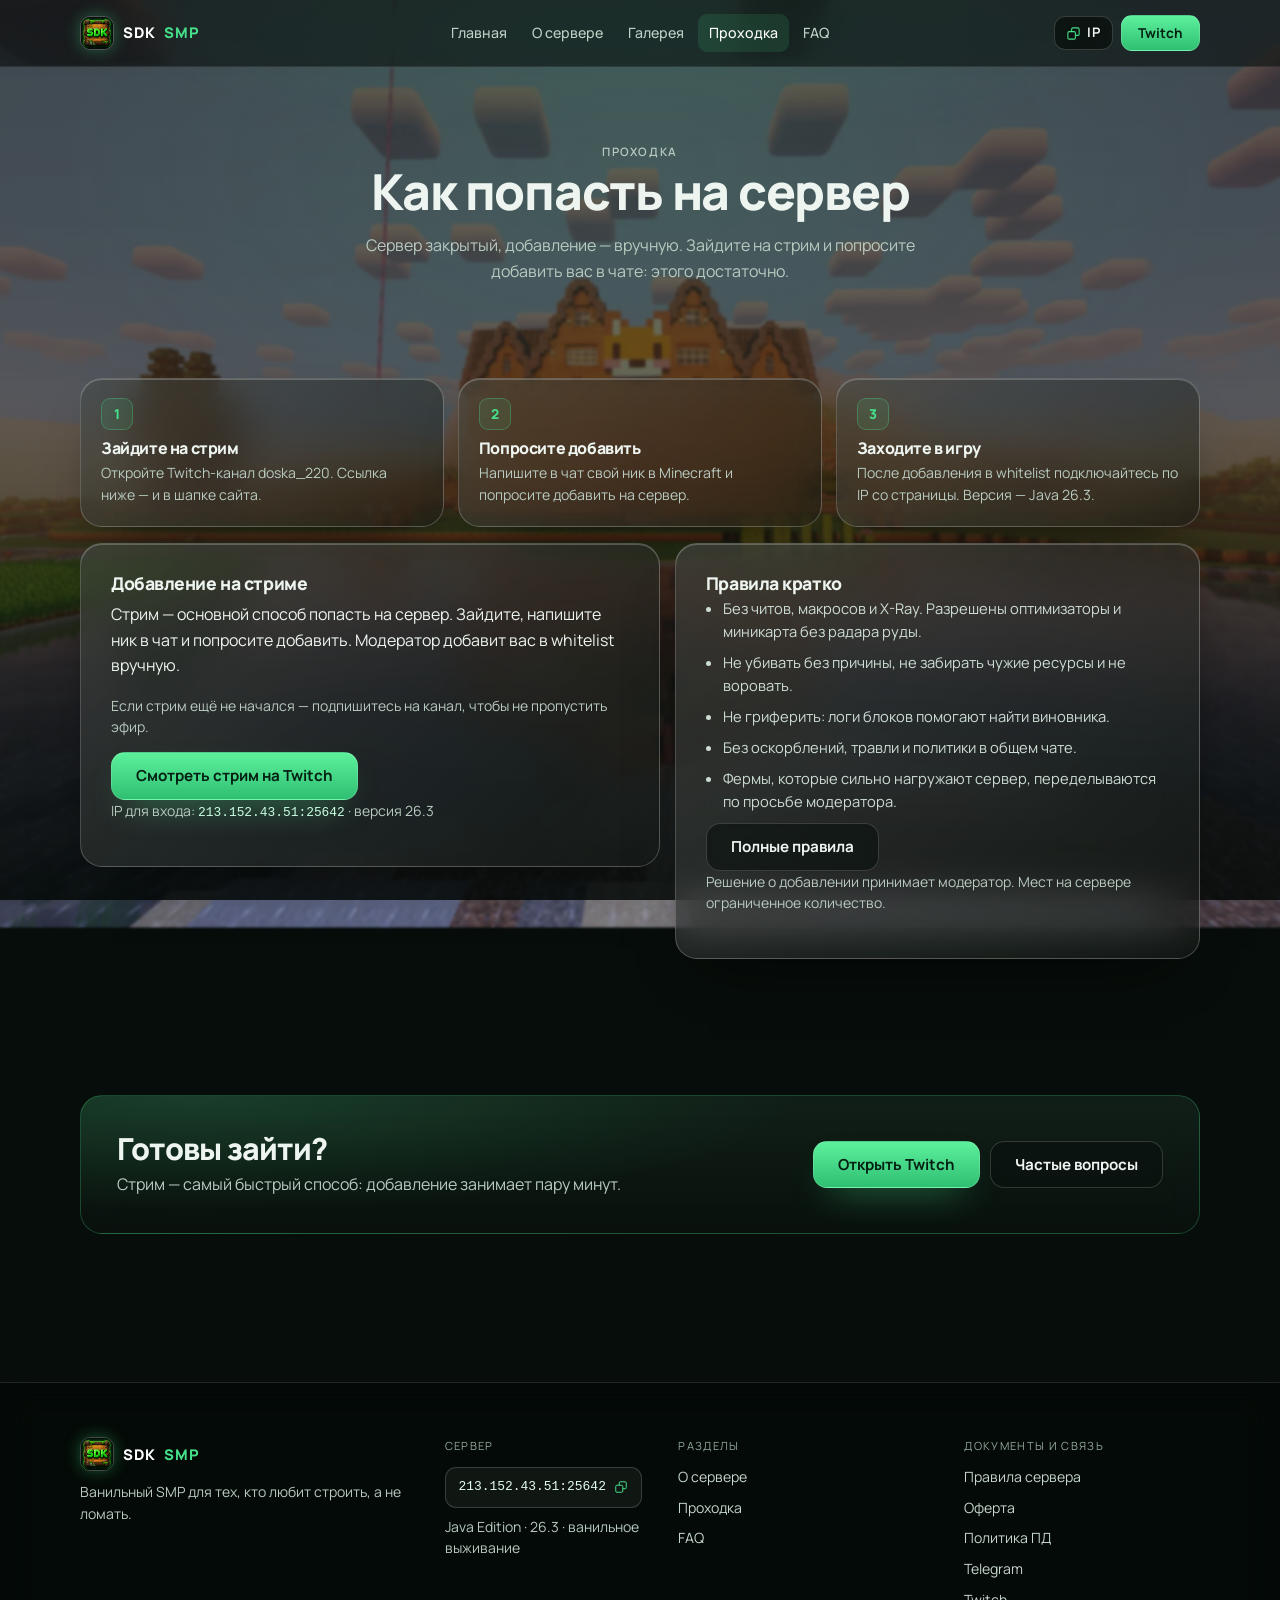
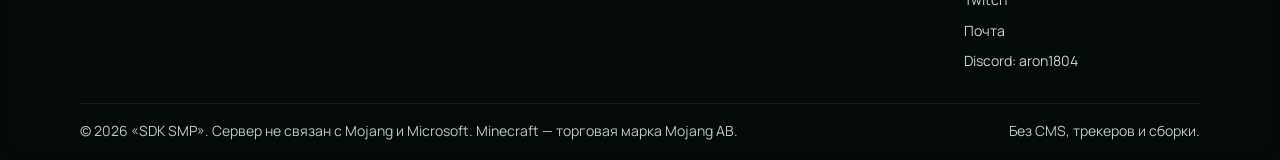
<file: join.html>
<!doctype html>
<html lang="ru">
<head>
<meta charset="utf-8">
<meta name="viewport" content="width=device-width, initial-scale=1">
<title>Как попасть на сервер — SDK SMP</title>
<meta name="description" content="Как попасть на SDK SMP: зайдите на стрим doska_220 на Twitch и попросите добавить вас в чате. Добавление вручную, бесплатно.">
<link rel="canonical" href="https://example.com/join.html">
<meta name="theme-color" content="#070d0a">
<meta property="og:type" content="website">
<meta property="og:locale" content="ru_RU">
<meta property="og:site_name" content="SDK SMP">
<meta property="og:title" content="Как попасть на сервер — SDK SMP">
<meta property="og:description" content="Заходите на стрим doska_220 и попросите добавить в чате. Ванильный Java-сервер.">
<meta property="og:url" content="https://example.com/join.html">
<meta property="og:image" content="https://example.com/assets/img/og.jpg">
<meta name="twitter:card" content="summary_large_image">
<link rel="icon" href="assets/img/favicon.png" type="image/png">
<link rel="apple-touch-icon" href="assets/img/apple-touch-icon.png">
<link rel="preconnect" href="https://fonts.googleapis.com">
<link rel="preconnect" href="https://fonts.gstatic.com" crossorigin>
<link href="https://fonts.googleapis.com/css2?family=Manrope:wght@400;500;700;800&display=swap" rel="stylesheet">
<script>document.documentElement.classList.add("js");</script>
<link rel="stylesheet" href="assets/css/style.css">
<script src="assets/js/config.js" defer></script>
<script src="assets/js/app.js" defer></script>
</head>
<body>
<a class="skip" href="#main">Перейти к содержимому</a>

<header class="top">
  <div class="shell top__in">
    <a class="logo" href="index.html"><img class="logo__mark" src="assets/img/logo-128.png" alt="" width="34" height="34">SDK <b>SMP</b></a>
    <nav class="menu" id="menu" aria-label="Основная навигация">
      <a href="index.html">Главная</a>
      <a href="about.html">О сервере</a>
      <a href="gallery.html">Галерея</a>
      <a href="join.html" class="is-active" aria-current="page">Проходка</a>
      <a href="faq.html">FAQ</a>
    </nav>
    <div class="top__act">
      <button class="btn btn--dark btn--sm head-ip" type="button" data-copy-ip aria-label="Скопировать IP сервера"><svg viewBox="0 0 24 24" width="15" height="15" aria-hidden="true"><path d="M9 9V5a2 2 0 0 1 2-2h8a2 2 0 0 1 2 2v8a2 2 0 0 1-2 2h-4M3 11a2 2 0 0 1 2-2h8a2 2 0 0 1 2 2v8a2 2 0 0 1-2 2H5a2 2 0 0 1-2-2z" fill="none" stroke="currentColor" stroke-width="1.7" stroke-linejoin="round"/></svg><span>IP</span></button>
      <a class="btn btn--green btn--sm" href="#" data-link="twitch">Twitch</a>
      <button class="burger" type="button" aria-expanded="false" aria-controls="menu" aria-label="Открыть меню"><span></span><span></span><span></span></button>
    </div>
  </div>
</header>

<main id="main">
  <section class="page-head">
    <div class="shell">
      <p class="eyebrow">Проходка</p>
      <h1>Как попасть на сервер</h1>
      <p>Сервер закрытый, добавление — вручную. Зайдите на стрим и попросите добавить вас в чате: этого достаточно.</p>
    </div>
  </section>

  <section class="section section--tight">
    <div class="shell">
      <ol class="steps" data-reveal>
        <li class="step glass"><span class="step__n">1</span><h3>Зайдите на стрим</h3><p>Откройте Twitch-канал doska_220. Ссылка ниже — и в шапке сайта.</p></li>
        <li class="step glass"><span class="step__n">2</span><h3>Попросите добавить</h3><p>Напишите в чат свой ник в Minecraft и попросите добавить на сервер.</p></li>
        <li class="step glass"><span class="step__n">3</span><h3>Заходите в игру</h3><p>После добавления в whitelist подключайтесь по IP со страницы. Версия — Java 26.3.</p></li>
      </ol>

      <div class="join-grid">
        <div class="panel glass" data-reveal>
          <h3>Добавление на стриме</h3>
          <p>Стрим — основной способ попасть на сервер. Зайдите, напишите ник в чат и попросите добавить. Модератор добавит вас в whitelist вручную.</p>
          <p class="muted small">Если стрим ещё не начался — подпишитесь на канал, чтобы не пропустить эфир.</p>
          <a class="btn btn--green" href="https://www.twitch.tv/doska_220" target="_blank" rel="noopener noreferrer">Смотреть стрим на Twitch</a>
          <p class="muted small">IP для входа: <code data-ip>213.152.43.51:25642</code> · версия <span data-server="version">26.3</span></p>
        </div>

        <div class="panel glass rules" data-reveal>
          <h3>Правила кратко</h3>
          <ul class="list">
            <li>Без читов, макросов и X-Ray. Разрешены оптимизаторы и миникарта без радара руды.</li>
            <li>Не убивать без причины, не забирать чужие ресурсы и не воровать.</li>
            <li>Не гриферить: логи блоков помогают найти виновника.</li>
            <li>Без оскорблений, травли и политики в общем чате.</li>
            <li>Фермы, которые сильно нагружают сервер, переделываются по просьбе модератора.</li>
          </ul>
          <a class="btn btn--dark" href="rules.html">Полные правила</a>
          <p class="muted small">Решение о добавлении принимает модератор. Мест на сервере ограниченное количество.</p>
        </div>
      </div>
    </div>
  </section>

  <section class="section section--tight">
    <div class="shell">
      <div class="cta" data-reveal>
        <div>
          <h2>Готовы зайти?</h2>
          <p>Стрим — самый быстрый способ: добавление занимает пару минут.</p>
        </div>
        <div class="cta__act">
          <a class="btn btn--green" href="https://www.twitch.tv/doska_220" target="_blank" rel="noopener noreferrer">Открыть Twitch</a>
          <a class="btn btn--dark" href="faq.html">Частые вопросы</a>
        </div>
      </div>
    </div>
  </section>
</main>

<footer class="site-foot">
  <div class="shell foot">
    <div>
      <a class="logo" href="index.html"><img class="logo__mark" src="assets/img/logo-128.png" alt="" width="34" height="34">SDK <b>SMP</b></a>
      <p class="small muted">Ванильный SMP для тех, кто любит строить, а не ломать.</p>
    </div>
    <div>
      <p class="foot__t">Сервер</p>
      <button class="ipcopy" type="button" data-copy-ip aria-label="Скопировать IP сервера">
        <code data-ip>213.152.43.51:25642</code>
        <svg viewBox="0 0 24 24" width="14" height="14" aria-hidden="true"><path d="M9 9V5a2 2 0 0 1 2-2h8a2 2 0 0 1 2 2v8a2 2 0 0 1-2 2h-4M3 11a2 2 0 0 1 2-2h8a2 2 0 0 1 2 2v8a2 2 0 0 1-2 2H5a2 2 0 0 1-2-2z" fill="none" stroke="currentColor" stroke-width="1.7" stroke-linejoin="round"/></svg>
      </button>
      <p class="small muted">Java Edition · <span data-server="version">26.3</span> · <span data-server="mode">ванильное выживание</span></p>
    </div>
    <div>
      <p class="foot__t">Разделы</p>
      <ul class="foot__links">
        <li><a href="about.html">О сервере</a></li>
        <li><a href="join.html">Проходка</a></li>
        <li><a href="faq.html">FAQ</a></li>
      </ul>
    </div>
    <div>
      <p class="foot__t">Документы и связь</p>
      <ul class="foot__links">
        <li><a href="rules.html">Правила сервера</a></li>
        <li><a href="offer.html">Оферта</a></li>
        <li><a href="privacy.html">Политика ПД</a></li>
        <li><a href="https://t.me/aron1478">Telegram</a></li>
        <li><a href="https://www.twitch.tv/doska_220">Twitch</a></li>
        <li><button class="linklike" type="button" data-copy-text="aronnman1345@gmail.com">Почта</button></li>
        <li><button class="linklike" type="button" data-copy-text="aron1804">Discord: aron1804</button></li>
      </ul>
    </div>
  </div>
  <div class="shell foot__bottom">
    <p class="small muted">© <span data-year>2026</span> «<span data-server="name">SDK SMP</span>». Сервер не связан с Mojang и Microsoft. Minecraft — торговая марка Mojang AB.</p>
    <p class="small muted">Без CMS, трекеров и сборки.</p>
  </div>
</footer>

<div class="toast" id="toast" role="status" aria-live="polite"></div>
</body>
</html>
</file>
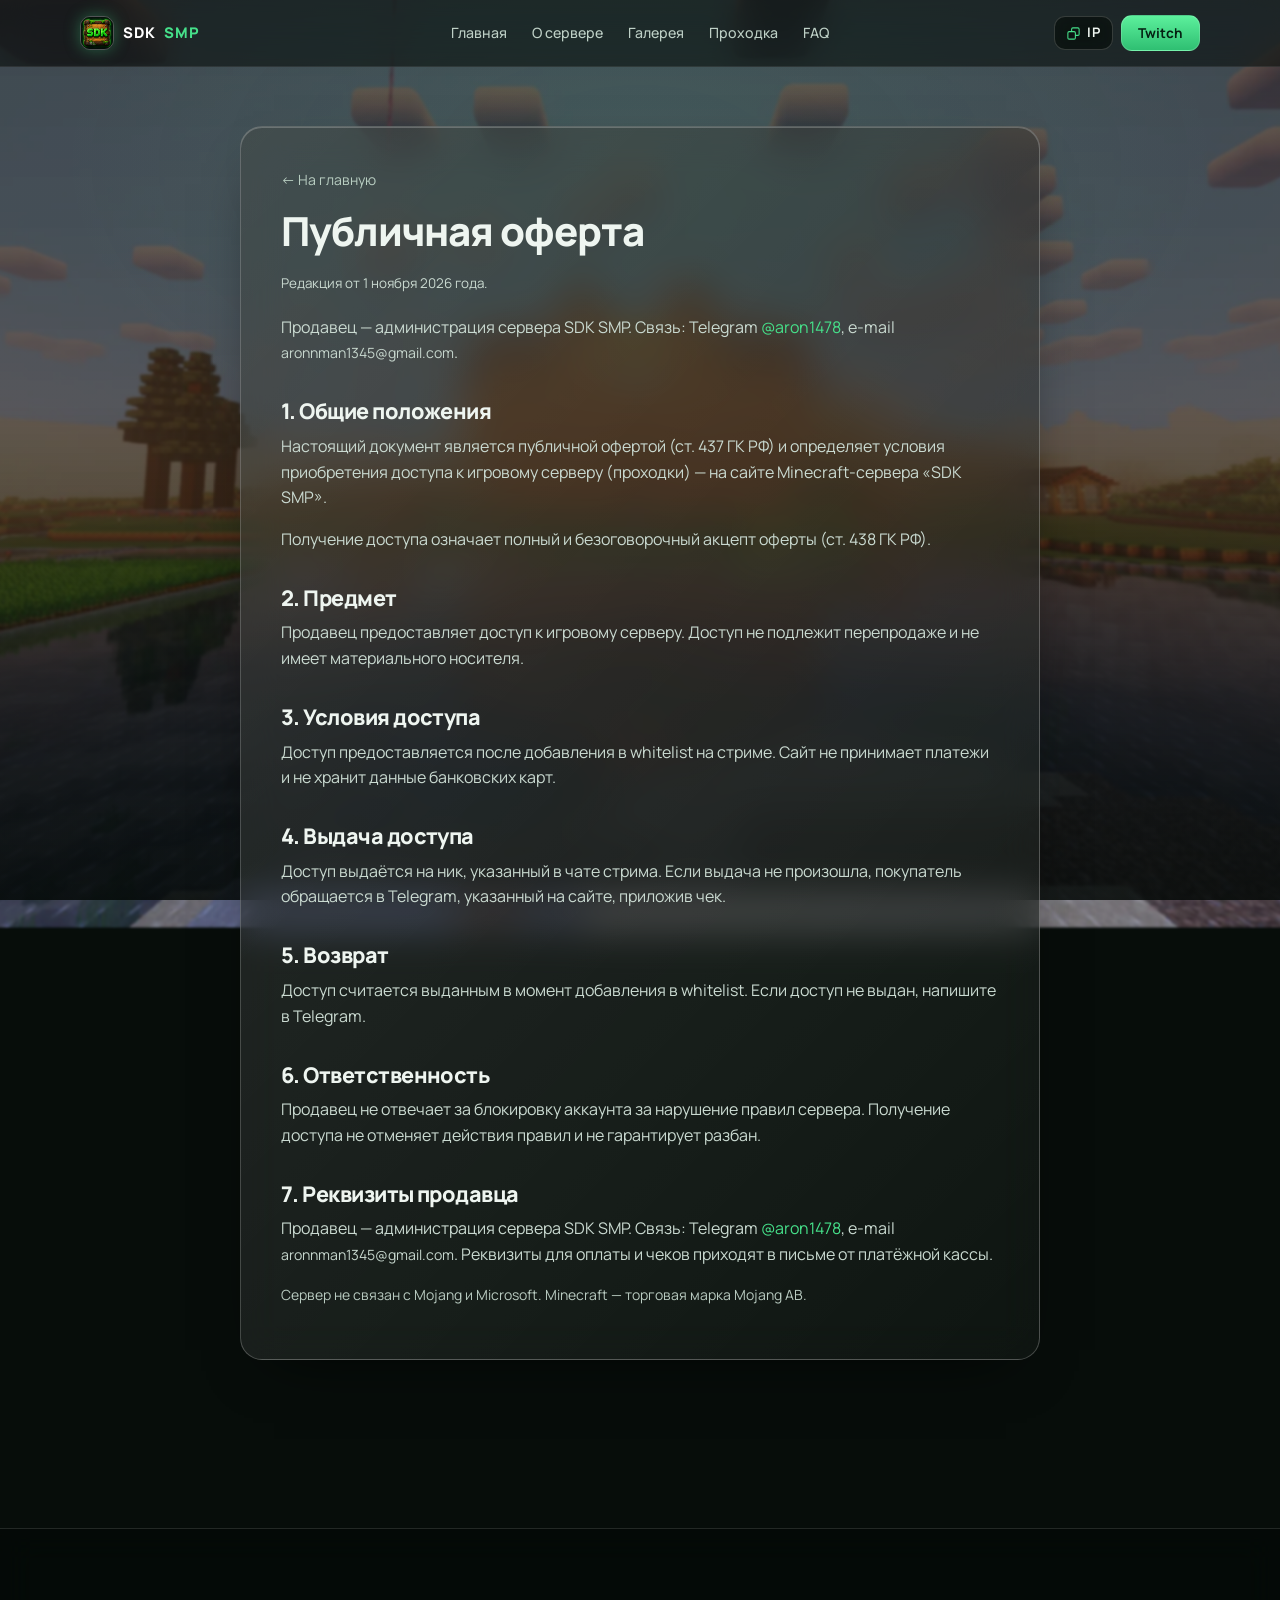
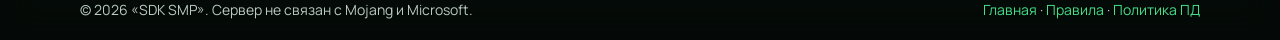
<file: offer.html>
<!doctype html>
<html lang="ru">
<head>
<meta charset="utf-8">
<meta name="viewport" content="width=device-width, initial-scale=1">
<title>Публичная оферта — SDK SMP</title>
<meta name="description" content="Публичная оферта на доступ к серверу SDK SMP: выдача и условия.">
<link rel="canonical" href="https://example.com/offer.html">
<meta name="theme-color" content="#070d0a">
<link rel="icon" href="assets/img/favicon.png" type="image/png">
<link rel="apple-touch-icon" href="assets/img/apple-touch-icon.png">
<link rel="preconnect" href="https://fonts.googleapis.com">
<link rel="preconnect" href="https://fonts.gstatic.com" crossorigin>
<link href="https://fonts.googleapis.com/css2?family=Manrope:wght@400;500;700;800&display=swap" rel="stylesheet">
<link rel="stylesheet" href="assets/css/style.css">
<script src="assets/js/config.js" defer></script>
<script src="assets/js/app.js" defer></script>
</head>
<body>
<header class="top">
  <div class="shell top__in">
    <a class="logo" href="index.html"><img class="logo__mark" src="assets/img/logo-128.png" alt="" width="34" height="34">SDK <b>SMP</b></a>
    <nav class="menu" id="menu" aria-label="Основная навигация">
      <a href="index.html">Главная</a>
      <a href="about.html">О сервере</a>
      <a href="gallery.html">Галерея</a>
      <a href="join.html">Проходка</a>
      
      <a href="faq.html">FAQ</a>
    </nav>
    <div class="top__act">
      <button class="btn btn--dark btn--sm head-ip" type="button" data-copy-ip aria-label="Скопировать IP сервера"><svg viewBox="0 0 24 24" width="15" height="15" aria-hidden="true"><path d="M9 9V5a2 2 0 0 1 2-2h8a2 2 0 0 1 2 2v8a2 2 0 0 1-2 2h-4M3 11a2 2 0 0 1 2-2h8a2 2 0 0 1 2 2v8a2 2 0 0 1-2 2H5a2 2 0 0 1-2-2z" fill="none" stroke="currentColor" stroke-width="1.7" stroke-linejoin="round"/></svg><span>IP</span></button>
      <a class="btn btn--green btn--sm" href="#" data-link="twitch">Twitch</a>
      <button class="burger" type="button" aria-expanded="false" aria-controls="menu" aria-label="Открыть меню"><span></span><span></span><span></span></button>
    </div>
  </div>
</header>

<main class="doc-page">
  <div class="shell">
    <article class="doc glass">
      <a class="doc__back" href="index.html">← На главную</a>
      <h1>Публичная оферта</h1>
      <p class="doc__meta">Редакция от 1 ноября 2026 года.</p>

      <p>Продавец — администрация сервера SDK SMP. Связь: Telegram <a href="https://t.me/aron1478">@aron1478</a>, e-mail <button class="linklike" type="button" data-copy-text="aronnman1345@gmail.com">aronnman1345@gmail.com</button>.</p>

      <h2>1. Общие положения</h2>
      <p>Настоящий документ является публичной офертой (ст. 437 ГК РФ) и определяет условия приобретения доступа к игровому серверу (проходки) — на сайте Minecraft-сервера «<span data-server="name">SDK SMP</span>».</p>
      <p>Получение доступа означает полный и безоговорочный акцепт оферты (ст. 438 ГК РФ).</p>

      <h2>2. Предмет</h2>
      <p>Продавец предоставляет доступ к игровому серверу. Доступ не подлежит перепродаже и не имеет материального носителя.</p>

      <h2>3. Условия доступа</h2>
      <p>Доступ предоставляется после добавления в whitelist на стриме. Сайт не принимает платежи и не хранит данные банковских карт.</p>

      <h2>4. Выдача доступа</h2>
      <p>Доступ выдаётся на ник, указанный в чате стрима. Если выдача не произошла, покупатель обращается в Telegram, указанный на сайте, приложив чек.</p>

      <h2>5. Возврат</h2>
      <p>Доступ считается выданным в момент добавления в whitelist. Если доступ не выдан, напишите в Telegram.</p>

      <h2>6. Ответственность</h2>
      <p>Продавец не отвечает за блокировку аккаунта за нарушение правил сервера. Получение доступа не отменяет действия правил и не гарантирует разбан.</p>

      <h2>7. Реквизиты продавца</h2>
      <p>Продавец — администрация сервера SDK SMP. Связь: Telegram <a href="https://t.me/aron1478">@aron1478</a>, e-mail <button class="linklike" type="button" data-copy-text="aronnman1345@gmail.com">aronnman1345@gmail.com</button>. Реквизиты для оплаты и чеков приходят в письме от платёжной кассы.</p>

      <p class="small">Сервер не связан с Mojang и Microsoft. Minecraft — торговая марка Mojang AB.</p>
    </article>
  </div>
</main>

<footer class="site-foot">
  <div class="shell foot__bottom" style="margin-top:0;border-top:0">
    <p class="small muted">© <span data-year>2026</span> «<span data-server="name">SDK SMP</span>». Сервер не связан с Mojang и Microsoft.</p>
    <p class="small muted"><a href="index.html">Главная</a> · <a href="rules.html">Правила</a> · <a href="privacy.html">Политика ПД</a></p>
  </div>
</footer>

<div class="toast" id="toast" role="status" aria-live="polite"></div>
</body>
</html>
</file>
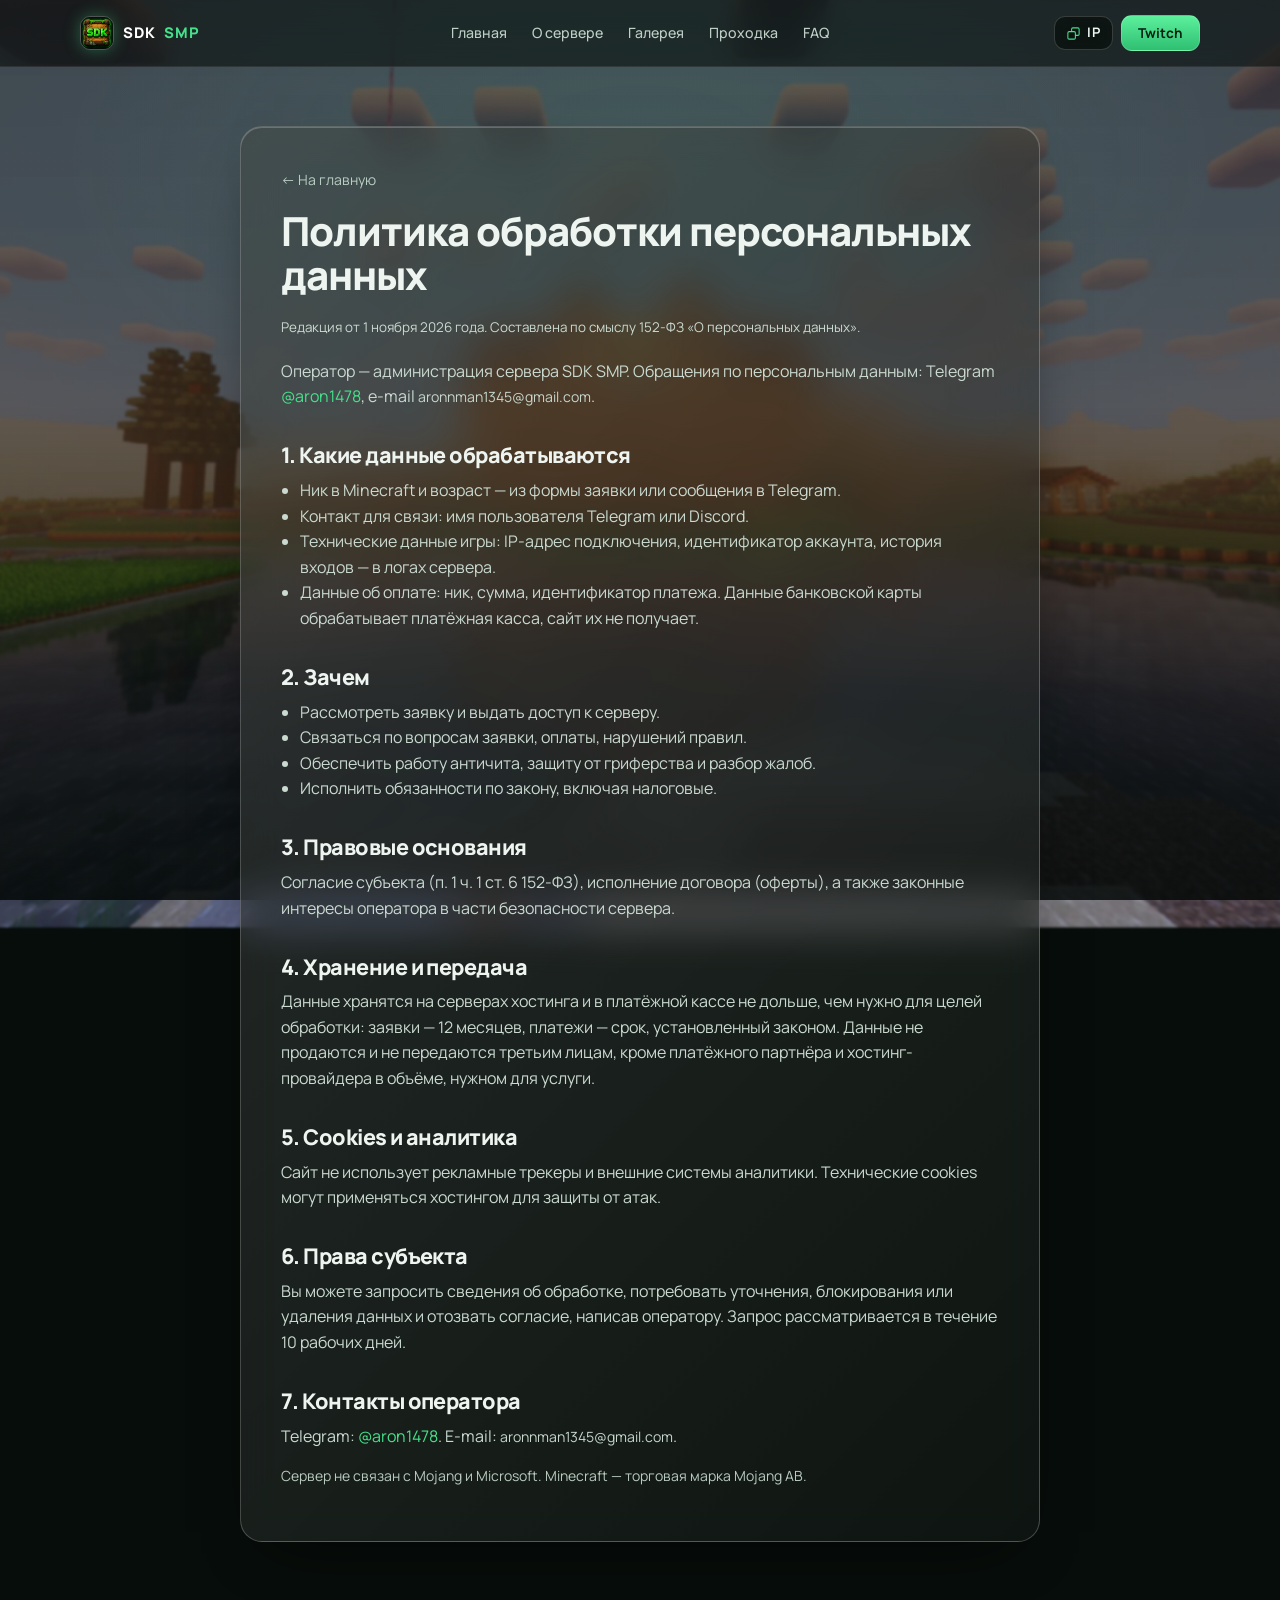
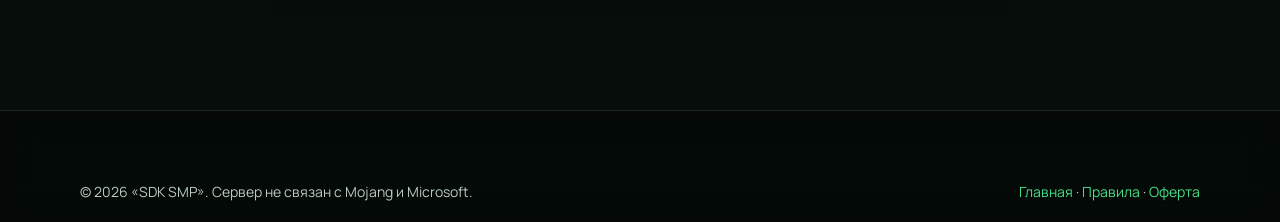
<file: privacy.html>
<!doctype html>
<html lang="ru">
<head>
<meta charset="utf-8">
<meta name="viewport" content="width=device-width, initial-scale=1">
<title>Политика обработки персональных данных — SDK SMP</title>
<meta name="description" content="Как SDK SMP обрабатывает персональные данные: какие данные собираются, зачем, сколько хранятся и как отозвать согласие.">
<link rel="canonical" href="https://example.com/privacy.html">
<meta name="theme-color" content="#070d0a">
<link rel="icon" href="assets/img/favicon.png" type="image/png">
<link rel="apple-touch-icon" href="assets/img/apple-touch-icon.png">
<link rel="preconnect" href="https://fonts.googleapis.com">
<link rel="preconnect" href="https://fonts.gstatic.com" crossorigin>
<link href="https://fonts.googleapis.com/css2?family=Manrope:wght@400;500;700;800&display=swap" rel="stylesheet">
<link rel="stylesheet" href="assets/css/style.css">
<script src="assets/js/config.js" defer></script>
<script src="assets/js/app.js" defer></script>
</head>
<body>
<header class="top">
  <div class="shell top__in">
    <a class="logo" href="index.html"><img class="logo__mark" src="assets/img/logo-128.png" alt="" width="34" height="34">SDK <b>SMP</b></a>
    <nav class="menu" id="menu" aria-label="Основная навигация">
      <a href="index.html">Главная</a>
      <a href="about.html">О сервере</a>
      <a href="gallery.html">Галерея</a>
      <a href="join.html">Проходка</a>
      
      <a href="faq.html">FAQ</a>
    </nav>
    <div class="top__act">
      <button class="btn btn--dark btn--sm head-ip" type="button" data-copy-ip aria-label="Скопировать IP сервера"><svg viewBox="0 0 24 24" width="15" height="15" aria-hidden="true"><path d="M9 9V5a2 2 0 0 1 2-2h8a2 2 0 0 1 2 2v8a2 2 0 0 1-2 2h-4M3 11a2 2 0 0 1 2-2h8a2 2 0 0 1 2 2v8a2 2 0 0 1-2 2H5a2 2 0 0 1-2-2z" fill="none" stroke="currentColor" stroke-width="1.7" stroke-linejoin="round"/></svg><span>IP</span></button>
      <a class="btn btn--green btn--sm" href="#" data-link="twitch">Twitch</a>
      <button class="burger" type="button" aria-expanded="false" aria-controls="menu" aria-label="Открыть меню"><span></span><span></span><span></span></button>
    </div>
  </div>
</header>

<main class="doc-page">
  <div class="shell">
    <article class="doc glass">
      <a class="doc__back" href="index.html">← На главную</a>
      <h1>Политика обработки персональных данных</h1>
      <p class="doc__meta">Редакция от 1 ноября 2026 года. Составлена по смыслу 152-ФЗ «О персональных данных».</p>

      <p>Оператор — администрация сервера SDK SMP. Обращения по персональным данным: Telegram <a href="https://t.me/aron1478">@aron1478</a>, e-mail <button class="linklike" type="button" data-copy-text="aronnman1345@gmail.com">aronnman1345@gmail.com</button>.</p>

      <h2>1. Какие данные обрабатываются</h2>
      <ul>
        <li>Ник в Minecraft и возраст — из формы заявки или сообщения в Telegram.</li>
        <li>Контакт для связи: имя пользователя Telegram или Discord.</li>
        <li>Технические данные игры: IP-адрес подключения, идентификатор аккаунта, история входов — в логах сервера.</li>
        <li>Данные об оплате: ник, сумма, идентификатор платежа. Данные банковской карты обрабатывает платёжная касса, сайт их не получает.</li>
      </ul>

      <h2>2. Зачем</h2>
      <ul>
        <li>Рассмотреть заявку и выдать доступ к серверу.</li>
        <li>Связаться по вопросам заявки, оплаты, нарушений правил.</li>
        <li>Обеспечить работу античита, защиту от гриферства и разбор жалоб.</li>
        <li>Исполнить обязанности по закону, включая налоговые.</li>
      </ul>

      <h2>3. Правовые основания</h2>
      <p>Согласие субъекта (п. 1 ч. 1 ст. 6 152-ФЗ), исполнение договора (оферты), а также законные интересы оператора в части безопасности сервера.</p>

      <h2>4. Хранение и передача</h2>
      <p>Данные хранятся на серверах хостинга и в платёжной кассе не дольше, чем нужно для целей обработки: заявки — 12 месяцев, платежи — срок, установленный законом. Данные не продаются и не передаются третьим лицам, кроме платёжного партнёра и хостинг-провайдера в объёме, нужном для услуги.</p>

      <h2>5. Cookies и аналитика</h2>
      <p>Сайт не использует рекламные трекеры и внешние системы аналитики. Технические cookies могут применяться хостингом для защиты от атак.</p>

      <h2>6. Права субъекта</h2>
      <p>Вы можете запросить сведения об обработке, потребовать уточнения, блокирования или удаления данных и отозвать согласие, написав оператору. Запрос рассматривается в течение 10 рабочих дней.</p>

      <h2>7. Контакты оператора</h2>
      <p>Telegram: <a href="https://t.me/aron1478">@aron1478</a>. E-mail: <button class="linklike" type="button" data-copy-text="aronnman1345@gmail.com">aronnman1345@gmail.com</button>.</p>

      <p class="small">Сервер не связан с Mojang и Microsoft. Minecraft — торговая марка Mojang AB.</p>
    </article>
  </div>
</main>

<footer class="site-foot">
  <div class="shell foot__bottom" style="margin-top:0;border-top:0">
    <p class="small muted">© <span data-year>2026</span> «<span data-server="name">SDK SMP</span>». Сервер не связан с Mojang и Microsoft.</p>
    <p class="small muted"><a href="index.html">Главная</a> · <a href="rules.html">Правила</a> · <a href="offer.html">Оферта</a></p>
  </div>
</footer>

<div class="toast" id="toast" role="status" aria-live="polite"></div>
</body>
</html>
</file>
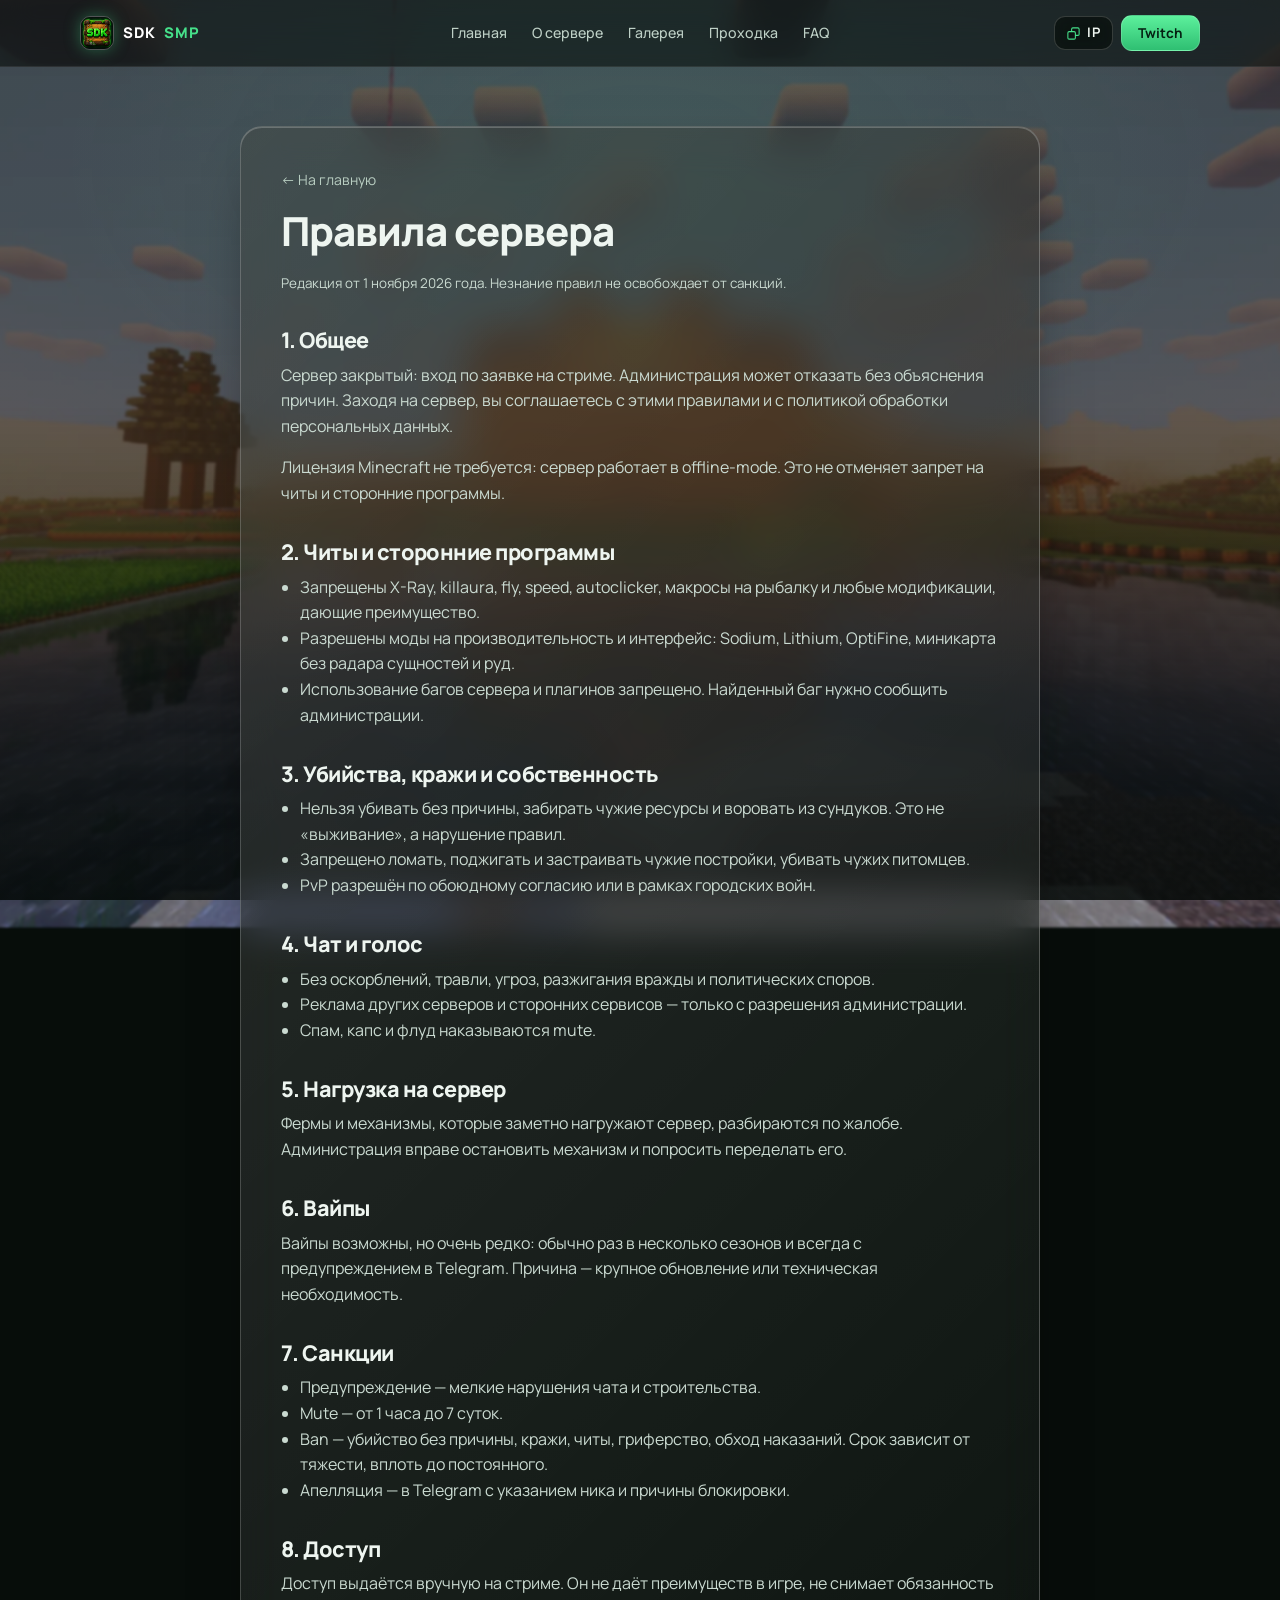
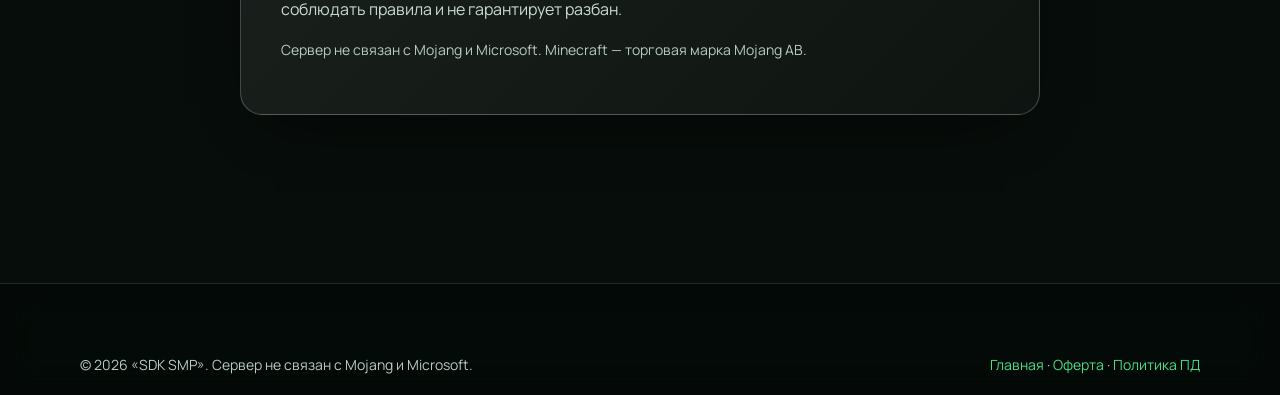
<file: rules.html>
<!doctype html>
<html lang="ru">
<head>
<meta charset="utf-8">
<meta name="viewport" content="width=device-width, initial-scale=1">
<title>Правила сервера — SDK SMP</title>
<meta name="description" content="Полные правила SDK SMP: убийства без причины, кражи, гриферство, читы, чат и санкции.">
<link rel="canonical" href="https://example.com/rules.html">
<meta name="theme-color" content="#070d0a">
<link rel="icon" href="assets/img/favicon.png" type="image/png">
<link rel="apple-touch-icon" href="assets/img/apple-touch-icon.png">
<link rel="preconnect" href="https://fonts.googleapis.com">
<link rel="preconnect" href="https://fonts.gstatic.com" crossorigin>
<link href="https://fonts.googleapis.com/css2?family=Manrope:wght@400;500;700;800&display=swap" rel="stylesheet">
<link rel="stylesheet" href="assets/css/style.css">
<script src="assets/js/config.js" defer></script>
<script src="assets/js/app.js" defer></script>
</head>
<body>
<header class="top">
  <div class="shell top__in">
    <a class="logo" href="index.html"><img class="logo__mark" src="assets/img/logo-128.png" alt="" width="34" height="34">SDK <b>SMP</b></a>
    <nav class="menu" id="menu" aria-label="Основная навигация">
      <a href="index.html">Главная</a>
      <a href="about.html">О сервере</a>
      <a href="gallery.html">Галерея</a>
      <a href="join.html">Проходка</a>
      
      <a href="faq.html">FAQ</a>
    </nav>
    <div class="top__act">
      <button class="btn btn--dark btn--sm head-ip" type="button" data-copy-ip aria-label="Скопировать IP сервера"><svg viewBox="0 0 24 24" width="15" height="15" aria-hidden="true"><path d="M9 9V5a2 2 0 0 1 2-2h8a2 2 0 0 1 2 2v8a2 2 0 0 1-2 2h-4M3 11a2 2 0 0 1 2-2h8a2 2 0 0 1 2 2v8a2 2 0 0 1-2 2H5a2 2 0 0 1-2-2z" fill="none" stroke="currentColor" stroke-width="1.7" stroke-linejoin="round"/></svg><span>IP</span></button>
      <a class="btn btn--green btn--sm" href="#" data-link="twitch">Twitch</a>
      <button class="burger" type="button" aria-expanded="false" aria-controls="menu" aria-label="Открыть меню"><span></span><span></span><span></span></button>
    </div>
  </div>
</header>

<main class="doc-page">
  <div class="shell">
    <article class="doc glass">
      <a class="doc__back" href="index.html">← На главную</a>
      <h1>Правила сервера</h1>
      <p class="doc__meta">Редакция от 1 ноября 2026 года. Незнание правил не освобождает от санкций.</p>

      <h2>1. Общее</h2>
      <p>Сервер закрытый: вход по заявке на стриме. Администрация может отказать без объяснения причин. Заходя на сервер, вы соглашаетесь с этими правилами и с политикой обработки персональных данных.</p>
      <p>Лицензия Minecraft не требуется: сервер работает в offline-mode. Это не отменяет запрет на читы и сторонние программы.</p>

      <h2>2. Читы и сторонние программы</h2>
      <ul>
        <li>Запрещены X-Ray, killaura, fly, speed, autoclicker, макросы на рыбалку и любые модификации, дающие преимущество.</li>
        <li>Разрешены моды на производительность и интерфейс: Sodium, Lithium, OptiFine, миникарта без радара сущностей и руд.</li>
        <li>Использование багов сервера и плагинов запрещено. Найденный баг нужно сообщить администрации.</li>
      </ul>

      <h2>3. Убийства, кражи и собственность</h2>
      <ul>
        <li>Нельзя убивать без причины, забирать чужие ресурсы и воровать из сундуков. Это не «выживание», а нарушение правил.</li>
        <li>Запрещено ломать, поджигать и застраивать чужие постройки, убивать чужих питомцев.</li>
        <li>PvP разрешён по обоюдному согласию или в рамках городских войн.</li>
        
      </ul>

      <h2>4. Чат и голос</h2>
      <ul>
        <li>Без оскорблений, травли, угроз, разжигания вражды и политических споров.</li>
        <li>Реклама других серверов и сторонних сервисов — только с разрешения администрации.</li>
        <li>Спам, капс и флуд наказываются mute.</li>
      </ul>

      <h2>5. Нагрузка на сервер</h2>
      <p>Фермы и механизмы, которые заметно нагружают сервер, разбираются по жалобе. Администрация вправе остановить механизм и попросить переделать его.</p>

      <h2>6. Вайпы</h2>
      <p>Вайпы возможны, но очень редко: обычно раз в несколько сезонов и всегда с предупреждением в Telegram. Причина — крупное обновление или техническая необходимость.</p>

      <h2>7. Санкции</h2>
      <ul>
        <li>Предупреждение — мелкие нарушения чата и строительства.</li>
        <li>Mute — от 1 часа до 7 суток.</li>
        <li>Ban — убийство без причины, кражи, читы, гриферство, обход наказаний. Срок зависит от тяжести, вплоть до постоянного.</li>
        <li>Апелляция — в Telegram с указанием ника и причины блокировки.</li>
      </ul>

      <h2>8. Доступ</h2>
      <p>Доступ выдаётся вручную на стриме. Он не даёт преимуществ в игре, не снимает обязанность соблюдать правила и не гарантирует разбан.</p>

      <p class="small">Сервер не связан с Mojang и Microsoft. Minecraft — торговая марка Mojang AB.</p>
    </article>
  </div>
</main>

<footer class="site-foot">
  <div class="shell foot__bottom" style="margin-top:0;border-top:0">
    <p class="small muted">© <span data-year>2026</span> «<span data-server="name">SDK SMP</span>». Сервер не связан с Mojang и Microsoft.</p>
    <p class="small muted"><a href="index.html">Главная</a> · <a href="offer.html">Оферта</a> · <a href="privacy.html">Политика ПД</a></p>
  </div>
</footer>

<div class="toast" id="toast" role="status" aria-live="polite"></div>
</body>
</html>
</file>
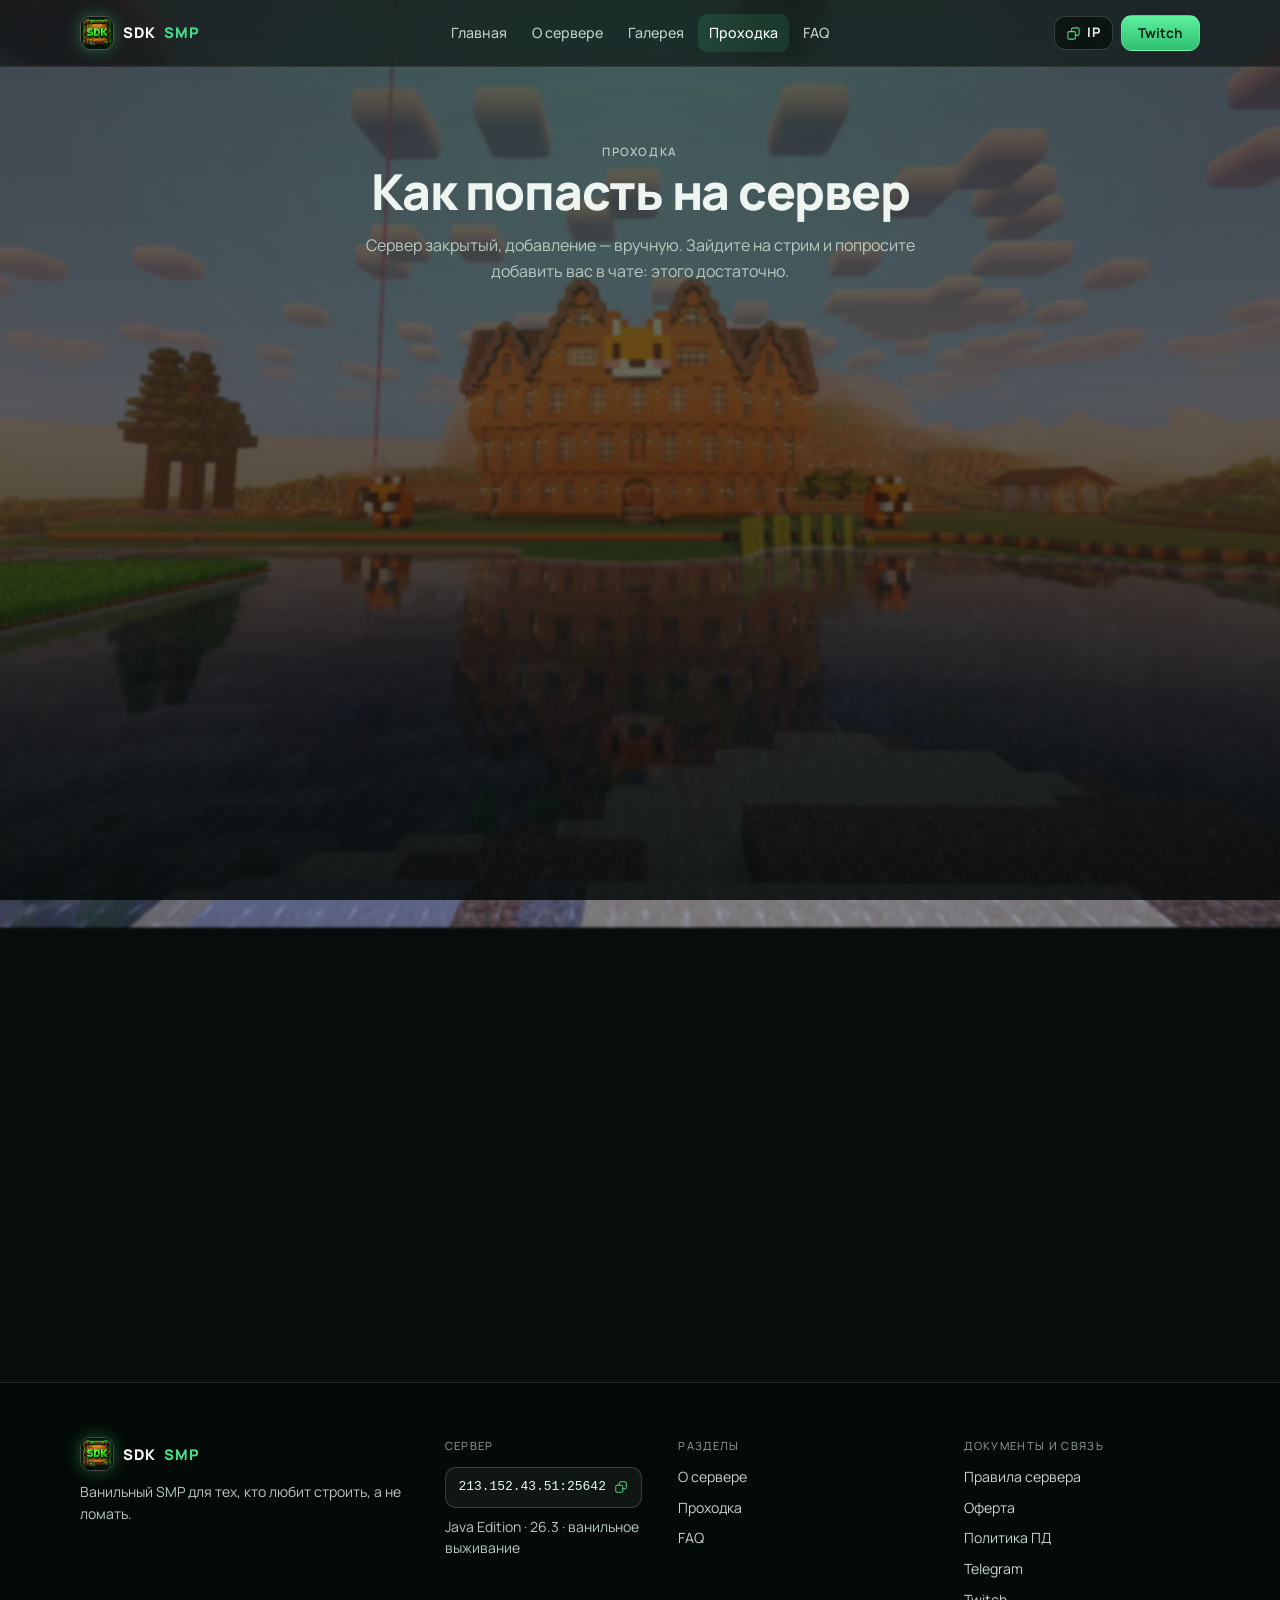
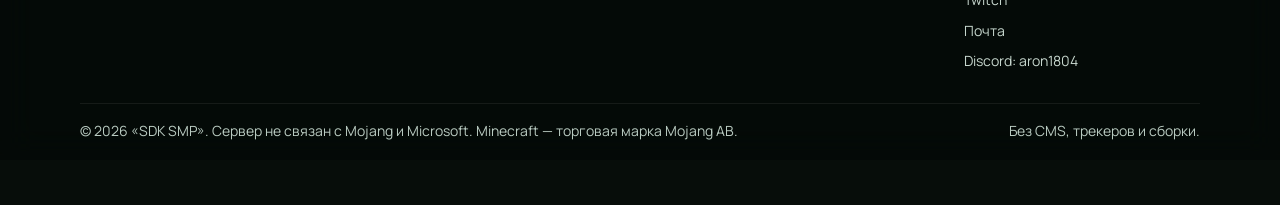
<file: store.html>
<!doctype html>
<html lang="ru">
<head>
<meta charset="utf-8">
<meta name="viewport" content="width=device-width, initial-scale=1">
<meta name="robots" content="noindex">
<meta http-equiv="refresh" content="0;url=join.html">
<link rel="canonical" href="https://example.com/join.html">
<title>SDK SMP — как попасть на сервер</title>
<style>body{margin:0;min-height:100vh;display:grid;place-items:center;background:#070d0a;color:#eef5f0;font:16px/1.6 system-ui,sans-serif}a{color:#46e08a}</style>
</head>
<body>
<p>Магазин временно убран. <a href="join.html">Как попасть на сервер</a>.</p>
</body>
</html>
</file>
<file: assets/css/style.css>
/* ==========================================================================
   SDK SMP — матовое стекло (glassmorphism), тёмный лес, один зелёный акцент.
   Без сборки: tokens → база → шапка → герой → секции → компоненты → футер →
   лайтбокс/тост → документы → адаптив → reduced-motion.
   ========================================================================== */

:root {
  color-scheme: dark;
  --bg: #070d0a;
  --bg-2: #0b1410;
  --panel: rgba(18, 28, 23, 0.58);
  --panel-2: rgba(255, 255, 255, 0.055);
  --panel-tint: rgba(52, 160, 110, 0.14);
  --line: rgba(255, 255, 255, 0.1);
  --line-strong: rgba(255, 255, 255, 0.17);
  --text: #eef5f0;
  --muted: #b9cbc1;
  --accent: #46e08a;
  --accent-2: #2fbf72;
  --accent-ink: #042012;
  --danger: #f4847c;
  --radius: 22px;
  --radius-sm: 14px;
  --blur: blur(20px) saturate(135%);
  --shadow: 0 28px 70px -40px rgba(0, 0, 0, 0.95);
  --ease: 170ms ease;
  --shell: 1120px;
  --font: "Manrope", system-ui, -apple-system, "Segoe UI", Roboto, Arial, sans-serif;
}

*,
*::before,
*::after { box-sizing: border-box; }

html { -webkit-text-size-adjust: 100%; scroll-behavior: smooth; scroll-padding-top: 84px; background: var(--bg); }

body {
  margin: 0;
  font-family: var(--font);
  font-size: 16px;
  line-height: 1.6;
  color: var(--text);
  background: transparent;
  min-height: 100vh;
  overflow-x: hidden;
}

/* общий фон всех страниц: фото лишь чуть размыто */
body::before {
  content: "";
  position: fixed;
  inset: -2%;
  z-index: -2;
  background-image: url("../img/bg.jpg");
  background-image: image-set(url("../img/bg.webp") type("image/webp"), url("../img/bg.jpg") type("image/jpeg"));
  background-position: center;
  background-size: cover;
  filter: blur(1px) brightness(0.88) saturate(1.05);
  transform: scale(1.02);
  pointer-events: none;
}

body::after {
  content: "";
  position: fixed;
  inset: 0;
  z-index: -1;
  background:
    radial-gradient(70% 55% at 50% 18%, rgba(70, 224, 138, 0.08), transparent 65%),
    linear-gradient(180deg, rgba(4, 9, 7, 0.58) 0%, rgba(4, 9, 7, 0.55) 45%, rgba(4, 9, 7, 0.85) 100%);
  pointer-events: none;
}

img { max-width: 100%; height: auto; display: block; }
a { color: var(--accent); text-decoration: none; }
a:hover { text-decoration: underline; text-underline-offset: 3px; }

h1, h2, h3, h4 {
  margin: 0 0 0.5em;
  line-height: 1.1;
  letter-spacing: -0.025em;
  font-weight: 800;
}
p { margin: 0 0 1em; }
ul, ol { margin: 0 0 1em; padding-left: 1.2em; }
code {
  font-family: ui-monospace, SFMono-Regular, Menlo, Consolas, monospace;
  font-size: 0.92em;
  color: #c9ffe3;
}
:focus-visible { outline: 2px solid var(--accent); outline-offset: 3px; border-radius: 6px; }
::selection { background: rgba(70, 224, 138, 0.32); color: #fff; }

.shell { width: min(100% - 2.25rem, var(--shell)); margin-inline: auto; }
.muted { color: var(--muted); }
.small { font-size: 0.875rem; line-height: 1.55; }
.center { text-align: center; }
.skip {
  position: absolute;
  left: 1rem;
  top: -4rem;
  z-index: 200;
  padding: 0.6rem 1rem;
  border-radius: 10px;
  background: var(--accent);
  color: var(--accent-ink);
  font-weight: 700;
}
.skip:focus { top: 1rem; }

/* ---------- стекло ---------- */
.glass {
  background-color: rgba(8, 14, 11, 0.5);
  background-image: linear-gradient(135deg, rgba(255, 255, 255, 0.14), rgba(255, 255, 255, 0.03));
  border: 1px solid rgba(255, 255, 255, 0.22);
  border-radius: var(--radius);
  -webkit-backdrop-filter: var(--blur);
  backdrop-filter: var(--blur);
  box-shadow: 0 24px 60px -34px rgba(0, 0, 0, 0.9), inset 0 1px 0 rgba(255, 255, 255, 0.22);
}
.glass--flat { background: var(--panel-2); }

/* ---------- кнопки ---------- */
.btn {
  display: inline-flex;
  align-items: center;
  justify-content: center;
  gap: 0.5rem;
  padding: 0.85rem 1.5rem;
  border-radius: 14px;
  border: 1px solid transparent;
  font: inherit;
  font-weight: 700;
  font-size: 0.95rem;
  line-height: 1.2;
  color: var(--text);
  background: transparent;
  cursor: pointer;
  text-decoration: none;
  transition: background-color var(--ease), border-color var(--ease), color var(--ease), transform var(--ease), box-shadow var(--ease);
}
.btn:hover { text-decoration: none; transform: translateY(-1px); }
.btn:active { transform: translateY(0); }

.btn--green {
  color: var(--accent-ink);
  background: linear-gradient(180deg, #5cf09c, var(--accent-2));
  border-color: rgba(255, 255, 255, 0.16);
  box-shadow: 0 16px 36px -18px rgba(70, 224, 138, 0.85);
}
.btn--green:hover { filter: brightness(1.04); box-shadow: 0 18px 42px -18px rgba(70, 224, 138, 0.95); }

.btn--dark {
  color: var(--text);
  background: rgba(10, 18, 14, 0.66);
  border-color: var(--line-strong);
  -webkit-backdrop-filter: blur(12px);
  backdrop-filter: blur(12px);
}
.btn--dark:hover { background: rgba(24, 38, 30, 0.8); border-color: rgba(255, 255, 255, 0.3); }

.btn--sm { padding: 0.55rem 1rem; font-size: 0.85rem; border-radius: 11px; }
.btn--wide { width: 100%; }

.btn[aria-disabled="true"] { opacity: 0.55; cursor: not-allowed; box-shadow: none; }
.btn[aria-disabled="true"]:hover { transform: none; filter: none; }

/* ---------- шапка ---------- */
.top {
  position: fixed;
  inset: 0 0 auto;
  z-index: 60;
  background: rgba(7, 13, 10, 0.58);
  border-bottom: 1px solid rgba(255, 255, 255, 0.08);
  -webkit-backdrop-filter: blur(16px) saturate(130%);
  backdrop-filter: blur(16px) saturate(130%);
}
.top__in {
  display: grid;
  grid-template-columns: 1fr auto 1fr;
  align-items: center;
  gap: 0.75rem;
  min-height: 66px;
}
.logo {
  display: inline-flex;
  align-items: center;
  gap: 0.55rem;
  color: #fff;
  font-weight: 800;
  font-size: 0.92rem;
  letter-spacing: 0.06em;
  white-space: nowrap;
}
.logo:hover { text-decoration: none; }
.logo b { color: var(--accent); font-weight: 800; }
.logo__mark {
  width: 34px;
  height: 34px;
  border-radius: 10px;
  object-fit: cover;
  border: 1px solid rgba(255, 255, 255, 0.25);
  box-shadow: 0 0 16px rgba(70, 224, 138, 0.35);
  flex: none;
  display: block;
}
.menu { display: flex; gap: 0.15rem; }
.menu a {
  padding: 0.45rem 0.7rem;
  border-radius: 9px;
  color: #bed0c6;
  font-size: 0.885rem;
  font-weight: 500;
  transition: color var(--ease), background-color var(--ease);
}
.menu a:hover { color: #fff; background: rgba(255, 255, 255, 0.06); text-decoration: none; }
.menu a.is-active { color: #fff; background: rgba(70, 224, 138, 0.13); }

.top__act { justify-self: end; display: flex; align-items: center; gap: 0.5rem; }

.head-ip { padding: 0.5rem 0.72rem; gap: 0.4rem; }
.head-ip svg { color: var(--accent); flex: none; }
.head-ip span { font-size: 0.82rem; letter-spacing: 0.04em; }

.burger {
  display: none;
  flex-direction: column;
  justify-content: center;
  gap: 4px;
  width: 42px;
  height: 42px;
  padding: 0 10px;
  border-radius: 11px;
  border: 1px solid var(--line-strong);
  background: rgba(255, 255, 255, 0.06);
  cursor: pointer;
}
.burger span {
  display: block;
  height: 2px;
  border-radius: 2px;
  background: var(--text);
  transition: transform var(--ease), opacity var(--ease);
}
.burger[aria-expanded="true"] span:nth-child(1) { transform: translateY(6px) rotate(45deg); }
.burger[aria-expanded="true"] span:nth-child(2) { opacity: 0; }
.burger[aria-expanded="true"] span:nth-child(3) { transform: translateY(-6px) rotate(-45deg); }

/* ---------- герой ---------- */
.hero {
  position: relative;
  isolation: isolate;
  display: grid;
  place-items: center;
  min-height: 100svh;
  padding: 118px 0 84px;
  text-align: center;
  overflow: hidden;
}
.hero__bg,
.hero__veil { position: absolute; inset: 0; z-index: -2; }
.hero__bg { overflow: hidden; }
.hero__bg picture,
.hero__bg img { width: 100%; height: 100%; object-fit: cover; }
/* фото чуть размыто; scale прячет прозрачные края от blur */
.hero__bg img {
  filter: blur(3px) saturate(1.02) brightness(0.98);
  transform: scale(1.045);
  transform-origin: center;
  animation: heroDrift 38s ease-in-out infinite alternate;
  will-change: transform;
}
.hero__veil {
  z-index: -1;
  background:
    radial-gradient(70% 55% at 50% 40%, rgba(4, 9, 7, 0.4) 0%, rgba(4, 9, 7, 0.12) 60%, rgba(4, 9, 7, 0) 100%),
    linear-gradient(180deg, rgba(4, 9, 7, 0.55) 0%, rgba(4, 9, 7, 0.16) 45%, rgba(4, 9, 7, 0.55) 100%);
}
.hero__inner { max-width: 820px; }

.badge {
  display: inline-flex;
  align-items: center;
  gap: 0.5rem;
  margin-bottom: 1.1rem;
  padding: 0.42rem 0.95rem;
  border-radius: 999px;
  border: 1px solid rgba(70, 224, 138, 0.32);
  background: rgba(70, 224, 138, 0.09);
  color: #c7f7db;
  font-size: 0.72rem;
  font-weight: 600;
  letter-spacing: 0.12em;
  text-transform: uppercase;
  -webkit-backdrop-filter: blur(10px);
  backdrop-filter: blur(10px);
}
.hero__title {
  margin: 0 0 0.45em;
  font-size: clamp(2.35rem, 6.6vw, 4.35rem);
  letter-spacing: -0.035em;
  text-wrap: balance;
  text-shadow: 0 4px 40px rgba(0, 0, 0, 0.55);
}
.hero__title span { color: var(--accent); }
.hero__lead {
  max-width: 58ch;
  margin: 0 auto 1.9rem;
  font-size: clamp(0.98rem, 2.1vw, 1.1rem);
  color: #c8d8cf;
  text-wrap: pretty;
}
.hero__actions { display: flex; flex-wrap: wrap; justify-content: center; gap: 0.7rem; }

.scroll-hint {
  position: absolute;
  left: 50%;
  bottom: 1.4rem;
  transform: translateX(-50%);
  display: inline-flex;
  flex-direction: column;
  align-items: center;
  gap: 0.25rem;
  color: #9fb3a8;
  font-size: 0.72rem;
  letter-spacing: 0.12em;
  text-transform: uppercase;
}
.scroll-hint svg { opacity: 0.75; animation: hint 2.4s ease-in-out infinite; }
@keyframes hint { 50% { transform: translateY(4px); } }

/* ---------- заголовок внутренней страницы ---------- */
.page-head {
  position: relative;
  padding: 138px 0 26px;
  text-align: center;
  background:
    radial-gradient(60% 70% at 50% 0%, rgba(50, 150, 100, 0.16), transparent 70%);
}
.page-head h1 { font-size: clamp(2rem, 5vw, 3.1rem); margin-bottom: 0.3em; }
.page-head .eyebrow { justify-content: center; }
.page-head p { max-width: 62ch; margin: 0 auto; color: var(--muted); }

.eyebrow {
  display: inline-flex;
  align-items: center;
  gap: 0.5rem;
  margin: 0 0 0.8rem;
  color: #9ec9b1;
  font-size: 0.72rem;
  font-weight: 600;
  letter-spacing: 0.14em;
  text-transform: uppercase;
}

/* ---------- статус ---------- */
.status-card {
  width: min(580px, 100%);
  margin: 2rem auto 0;
  padding: 18px 20px 16px;
  text-align: left;
  border-radius: 18px;
  border: 1px solid rgba(70, 224, 138, 0.3);
  background: linear-gradient(180deg, rgba(44, 128, 88, 0.28), rgba(15, 32, 24, 0.5));
  -webkit-backdrop-filter: var(--blur);
  backdrop-filter: var(--blur);
  box-shadow: 0 26px 60px -32px rgba(0, 0, 0, 0.95), inset 0 1px 0 rgba(255, 255, 255, 0.08);
}
.status-card__top { display: flex; align-items: center; gap: 0.55rem; }
.status-dot {
  width: 9px;
  height: 9px;
  border-radius: 50%;
  background: var(--muted);
  flex: none;
  transition: background-color var(--ease), box-shadow var(--ease);
}
.status-dot[data-state="online"] { background: var(--accent); box-shadow: 0 0 0 4px rgba(70, 224, 138, 0.16); }
.status-dot[data-state="offline"] { background: var(--danger); box-shadow: 0 0 0 4px rgba(244, 132, 124, 0.16); }
.status-label {
  font-size: 0.78rem;
  font-weight: 700;
  letter-spacing: 0.13em;
  text-transform: uppercase;
  color: #c6f6da;
}
.status-updated { margin-left: auto; color: #9db3a7; font-size: 0.72rem; font-variant-numeric: tabular-nums; }
.status-grid {
  display: grid;
  grid-template-columns: repeat(2, minmax(0, 1fr));
  gap: 0.7rem;
  margin: 0.95rem 0 0.85rem;
}
.status-grid dt {
  color: #a8c4b5;
  font-size: 0.7rem;
  letter-spacing: 0.09em;
  text-transform: uppercase;
}
.status-grid dd {
  margin: 0.1rem 0 0;
  font-size: 1.05rem;
  font-weight: 700;
  font-variant-numeric: tabular-nums;
}
.status-ip {
  display: flex;
  align-items: center;
  gap: 0.6rem;
  padding-top: 0.85rem;
  border-top: 1px solid rgba(255, 255, 255, 0.1);
}
.status-ip code { flex: 1; min-width: 0; font-size: 0.92rem; overflow-wrap: anywhere; }
.copy-btn {
  display: inline-flex;
  align-items: center;
  gap: 0.35rem;
  padding: 0.4rem 0.7rem;
  border-radius: 9px;
  border: 1px solid rgba(255, 255, 255, 0.16);
  background: rgba(255, 255, 255, 0.07);
  color: var(--text);
  font: inherit;
  font-size: 0.78rem;
  cursor: pointer;
  transition: background-color var(--ease), border-color var(--ease);
}
.copy-btn:hover { background: rgba(255, 255, 255, 0.14); border-color: rgba(255, 255, 255, 0.3); }
.copy-btn svg { color: var(--accent); }

/* ---------- секции ---------- */
.section { padding: clamp(62px, 8.5vw, 104px) 0; }
.section--tight { padding: clamp(44px, 6vw, 68px) 0; }
.section__head { max-width: 700px; margin: 0 auto clamp(26px, 4vw, 42px); text-align: center; }
.section__head h2 { font-size: clamp(1.75rem, 4vw, 2.55rem); margin-bottom: 0.35em; }
.section__head p { color: var(--muted); margin: 0; }

.panel { padding: clamp(20px, 3vw, 30px); }
.panel h3 { font-size: 1.1rem; }

/* ---------- плитки ---------- */
.cards { display: grid; grid-template-columns: repeat(3, minmax(0, 1fr)); gap: 0.9rem; }

/* четыре карточки: последняя встаёт по центру второй строки */
.cards--4 { display: flex; flex-wrap: wrap; justify-content: center; }
.cards--4 .tile { flex: 1 1 300px; max-width: calc((100% - 1.8rem) / 3); }
@media (max-width: 900px) {
  .cards--4 .tile { max-width: calc((100% - 0.9rem) / 2); }
}
@media (max-width: 720px) {
  .cards--4 .tile { flex-basis: 100%; max-width: 100%; }
}
.tile {
  display: flex;
  flex-direction: column;
  gap: 0.45rem;
  padding: 1.25rem 1.25rem 1.35rem;
  min-height: 172px;
  transition: transform var(--ease), border-color var(--ease);
}
.tile:hover { transform: translateY(-2px); border-color: rgba(255, 255, 255, 0.2); }
.tile__icon {
  display: grid;
  place-items: center;
  width: 38px;
  height: 38px;
  margin-bottom: 0.35rem;
  border-radius: 11px;
  color: var(--accent);
  background: rgba(70, 224, 138, 0.1);
  border: 1px solid rgba(70, 224, 138, 0.22);
}
.tile h3 { margin: 0; font-size: 1.02rem; }
.tile p { margin: 0; color: var(--muted); font-size: 0.88rem; }

/* ---------- о сервере ---------- */
.about { display: grid; grid-template-columns: minmax(0, 1.02fr) minmax(0, 0.98fr); gap: clamp(20px, 3.2vw, 40px); align-items: start; }
.about p { color: #cdddd4; }
.about__aside { display: grid; gap: 0.75rem; }
.aside-row { display: flex; align-items: baseline; justify-content: space-between; gap: 1rem; padding: 0.85rem 1.1rem; border-radius: 14px; background: var(--panel-2); border: 1px solid var(--line); }
.aside-row span { color: var(--muted); font-size: 0.85rem; }
.aside-row b { font-variant-numeric: tabular-nums; }

/* ---------- галерея ---------- */
.gallery { display: grid; grid-template-columns: repeat(3, minmax(0, 1fr)); gap: 0.85rem; }
.shot {
  position: relative;
  display: block;
  padding: 0;
  overflow: hidden;
  aspect-ratio: 3 / 2;
  border-radius: 16px;
  border: 1px solid var(--line);
  background: rgba(255, 255, 255, 0.04);
  cursor: zoom-in;
  transition: transform var(--ease), border-color var(--ease);
}
.shot:hover { transform: translateY(-2px); border-color: rgba(255, 255, 255, 0.26); }
.shot picture,
.shot img { width: 100%; height: 100%; object-fit: cover; }
.shot img { transition: transform 240ms ease; }
.shot:hover img { transform: scale(1.03); }
.shot__cap {
  position: absolute;
  left: 0.55rem;
  bottom: 0.55rem;
  right: 0.55rem;
  padding: 0.35rem 0.6rem;
  border-radius: 9px;
  background: rgba(5, 10, 8, 0.6);
  border: 1px solid rgba(255, 255, 255, 0.12);
  -webkit-backdrop-filter: blur(8px);
  backdrop-filter: blur(8px);
  color: #e8f4ee;
  font-size: 0.78rem;
}
.gallery-more { margin-top: 1.4rem; text-align: center; }

.gallery-group + .gallery-group { margin-top: clamp(28px, 4vw, 46px); }
.group-head {
  display: flex;
  flex-wrap: wrap;
  align-items: baseline;
  justify-content: space-between;
  gap: 0.4rem;
  margin-bottom: 0.8rem;
}
.group-head h2 { font-size: clamp(1.25rem, 2.6vw, 1.55rem); margin: 0; }
.group-head p { margin: 0; }
.gallery--pair { grid-template-columns: repeat(2, minmax(0, 1fr)); }
.gallery--single { grid-template-columns: minmax(0, 1fr); justify-items: center; }
.gallery--single .shot { max-width: 760px; }

.linklike {
  padding: 0;
  border: 0;
  background: none;
  color: #c6d6cd;
  font: inherit;
  font-size: 0.88rem;
  text-align: left;
  cursor: pointer;
}
.linklike:hover { color: var(--accent); text-decoration: underline; text-underline-offset: 3px; }

/* ---------- шаги ---------- */
.steps { list-style: none; padding: 0; display: grid; grid-template-columns: repeat(3, minmax(0, 1fr)); gap: 0.85rem; counter-reset: s; }
.step { padding: 1.2rem 1.25rem; }
.step__n {
  display: inline-grid;
  place-items: center;
  width: 32px;
  height: 32px;
  margin-bottom: 0.6rem;
  border-radius: 9px;
  border: 1px solid rgba(70, 224, 138, 0.3);
  background: rgba(70, 224, 138, 0.1);
  color: var(--accent);
  font-weight: 800;
  font-size: 0.85rem;
}
.step h3 { font-size: 1rem; margin-bottom: 0.25em; }
.step p { margin: 0; color: var(--muted); font-size: 0.88rem; }

/* ---------- форма ---------- */
.join-grid { display: grid; grid-template-columns: minmax(0, 1.05fr) minmax(0, 0.95fr); gap: 0.9rem; align-items: start; }
.form { display: grid; gap: 0.8rem; }
.form h3 { margin-bottom: 0.1em; }
.form > .muted { margin: 0 0 0.3rem; }
.field { display: grid; gap: 0.3rem; font-size: 0.86rem; color: var(--muted); }
.field input,
.field select {
  width: 100%;
  padding: 0.72rem 0.85rem;
  font: inherit;
  font-size: 0.95rem;
  color: var(--text);
  background: rgba(6, 12, 9, 0.5);
  border: 1px solid rgba(255, 255, 255, 0.15);
  border-radius: 11px;
  transition: border-color var(--ease), background-color var(--ease);
}
.field input::placeholder { color: #8fa198; }
.field input:hover,
.field select:hover { border-color: rgba(255, 255, 255, 0.28); }
.field input:focus,
.field select:focus { border-color: var(--accent); background: rgba(6, 12, 9, 0.65); }
.field select option { background: #fff; color: #08120d; }
.form .btn { justify-self: start; margin-top: 0.15rem; }
.form-status { min-height: 1.5em; margin: 0; color: var(--accent); font-size: 0.86rem; }

.rules h3 { margin-bottom: 0.2em; }
.list { padding-left: 1.1rem; margin: 0 0 0.6rem; }
.list li { margin-bottom: 0.45rem; color: #cdddd4; font-size: 0.92rem; }
.list--num { list-style: decimal; }

/* ---------- магазин ---------- */
.products { display: grid; grid-template-columns: repeat(4, minmax(0, 1fr)); gap: 0.85rem; }
.product { display: flex; flex-direction: column; gap: 0.35rem; padding: 1.2rem; }
.product h3 { font-size: 1.05rem; margin-bottom: 0.05em; }
.product__term {
  align-self: flex-start;
  margin: 0 0 0.4rem;
  padding: 0.14rem 0.55rem;
  border-radius: 999px;
  border: 1px solid var(--line);
  background: rgba(255, 255, 255, 0.05);
  color: var(--muted);
  font-size: 0.72rem;
}
.product p { font-size: 0.86rem; color: var(--muted); }
.product__price { margin: auto 0 0.7rem; font-size: 1.5rem; font-weight: 800; color: var(--accent); font-variant-numeric: tabular-nums; }
.products + .cards { margin-top: 0.9rem; }
.products--one { grid-template-columns: minmax(0, 460px); justify-content: center; }
.products--one .product { padding: 1.5rem 1.5rem 1.6rem; }

/* ---------- команда ---------- */
.team { display: grid; grid-template-columns: repeat(4, minmax(0, 1fr)); gap: 0.85rem; }
.team.team--one { grid-template-columns: minmax(0, 360px); justify-content: center; }
.member { padding: 1.2rem; text-align: center; }
.avatar {
  display: grid;
  place-items: center;
  width: 54px;
  height: 54px;
  margin: 0 auto 0.65rem;
  border-radius: 16px;
  border: 1px solid rgba(255, 255, 255, 0.22);
  background: linear-gradient(150deg, rgba(92, 240, 156, 0.85), rgba(47, 191, 114, 0.9));
  color: var(--accent-ink);
  font-size: 1.25rem;
  font-weight: 800;
}
.member h3 { font-size: 0.98rem; margin-bottom: 0.1em; }
.member p { margin: 0; color: var(--muted); font-size: 0.82rem; }

.contacts {
  display: flex;
  flex-wrap: wrap;
  align-items: center;
  justify-content: space-between;
  gap: 1rem;
  margin-top: 0.9rem;
  padding: 1.2rem 1.35rem;
}
.contacts h3 { font-size: 1.05rem; margin-bottom: 0.15em; }
.contacts p { margin: 0; }
.contacts__act { display: flex; gap: 0.6rem; flex-wrap: wrap; }

/* ---------- FAQ ---------- */
.faq { display: grid; gap: 0.55rem; max-width: 860px; margin-inline: auto; }
.qa { padding: 0.15rem 1.05rem; border-radius: 15px; }
.qa summary {
  display: flex;
  align-items: center;
  justify-content: space-between;
  gap: 1rem;
  padding: 0.9rem 0;
  font-weight: 700;
  font-size: 0.96rem;
  cursor: pointer;
  list-style: none;
}
.qa summary::-webkit-details-marker { display: none; }
.qa summary::after {
  content: "+";
  flex: none;
  width: 1.35rem;
  height: 1.35rem;
  display: grid;
  place-items: center;
  border-radius: 7px;
  border: 1px solid var(--line);
  color: var(--accent);
  font-size: 0.95rem;
  line-height: 1;
}
.qa[open] summary::after { content: "−"; background: rgba(70, 224, 138, 0.1); }
.qa p { margin: 0 0 0.95rem; color: #c9d9d0; font-size: 0.9rem; }

/* ---------- CTA-полоса ---------- */
.cta {
  position: relative;
  overflow: hidden;
  display: flex;
  flex-wrap: wrap;
  align-items: center;
  justify-content: space-between;
  gap: 1.2rem;
  padding: clamp(22px, 3.4vw, 36px);
  border-radius: var(--radius);
  border: 1px solid rgba(70, 224, 138, 0.26);
  background:
    radial-gradient(90% 140% at 10% 0%, rgba(70, 224, 138, 0.16), transparent 60%),
    linear-gradient(180deg, rgba(20, 36, 28, 0.8), rgba(10, 18, 14, 0.8));
  -webkit-backdrop-filter: var(--blur);
  backdrop-filter: var(--blur);
}
.cta h2 { font-size: clamp(1.35rem, 3vw, 1.9rem); margin-bottom: 0.2em; }
.cta p { margin: 0; color: var(--muted); }
.cta__act { display: flex; gap: 0.6rem; flex-wrap: wrap; }

/* ---------- футер ---------- */
.site-foot {
  margin-top: clamp(40px, 7vw, 80px);
  padding: clamp(34px, 5vw, 54px) 0 1.2rem;
  border-top: 1px solid rgba(255, 255, 255, 0.12);
  background: rgba(4, 8, 6, 0.55);
  -webkit-backdrop-filter: blur(18px) saturate(140%);
  backdrop-filter: blur(18px) saturate(140%);
}
.foot { display: grid; grid-template-columns: 1.3fr 0.8fr 1fr 0.9fr; gap: 1.5rem; }
.foot__t { margin: 0 0 0.55rem; color: #93a89c; font-size: 0.7rem; letter-spacing: 0.12em; text-transform: uppercase; }
.foot__links { list-style: none; padding: 0; margin: 0; display: grid; gap: 0.32rem; }
.foot__links a { color: #c6d6cd; font-size: 0.88rem; }
.foot__links a:hover { color: var(--accent); }
.foot .logo { margin-bottom: 0.6rem; }

.ipcopy {
  display: inline-flex;
  align-items: center;
  gap: 0.5rem;
  margin: 0.2rem 0 0.5rem;
  padding: 0.55rem 0.8rem;
  border-radius: 11px;
  border: 1px solid var(--line-strong);
  background: rgba(255, 255, 255, 0.05);
  color: var(--text);
  font: inherit;
  font-size: 0.88rem;
  cursor: pointer;
  transition: background-color var(--ease), border-color var(--ease);
}
.ipcopy:hover { background: rgba(255, 255, 255, 0.1); border-color: rgba(255, 255, 255, 0.3); }
.ipcopy code { color: #e4fff1; }
.ipcopy svg { color: var(--accent); }

.foot__bottom {
  display: flex;
  flex-wrap: wrap;
  justify-content: space-between;
  gap: 0.5rem;
  margin-top: 1.8rem;
  padding-top: 1rem;
  border-top: 1px solid rgba(255, 255, 255, 0.07);
}
.foot__bottom p { margin: 0; max-width: 78ch; }

/* ---------- лайтбокс ---------- */
.lb {
  position: fixed;
  inset: 0;
  width: 100%;
  max-width: none;
  height: 100%;
  max-height: none;
  margin: 0;
  padding: 0;
  border: 0;
  background: rgba(3, 6, 4, 0.94);
  color: var(--text);
}
.lb::backdrop { background: rgba(3, 6, 4, 0.72); -webkit-backdrop-filter: blur(8px); backdrop-filter: blur(8px); }
.lb__frame { position: relative; display: grid; place-items: center; height: 100%; padding: clamp(12px, 3vw, 40px); touch-action: pan-y; }
.lb__fig { margin: 0; display: grid; gap: 0.7rem; justify-items: center; max-width: min(1200px, 94vw); }
.lb__fig img {
  max-width: min(1200px, 94vw);
  max-height: 78svh;
  width: auto;
  height: auto;
  border-radius: 14px;
  border: 1px solid rgba(255, 255, 255, 0.16);
  background: rgba(255, 255, 255, 0.04);
}
.lb__cap { margin: 0; color: #cfded6; font-size: 0.88rem; text-align: center; max-width: 70ch; }
.lb__count { position: absolute; bottom: clamp(10px, 2vw, 20px); left: 50%; transform: translateX(-50%); margin: 0; color: var(--muted); font-size: 0.8rem; }
.lb__nav,
.lb__close {
  position: absolute;
  z-index: 2;
  display: grid;
  place-items: center;
  width: 44px;
  height: 44px;
  border-radius: 50%;
  border: 1px solid rgba(255, 255, 255, 0.2);
  background: rgba(255, 255, 255, 0.08);
  -webkit-backdrop-filter: blur(12px);
  backdrop-filter: blur(12px);
  color: var(--text);
  font-size: 1.45rem;
  line-height: 1;
  cursor: pointer;
  transition: background-color var(--ease), border-color var(--ease);
}
.lb__nav:hover,
.lb__close:hover { background: rgba(255, 255, 255, 0.16); border-color: rgba(255, 255, 255, 0.34); }
.lb__nav--prev { left: clamp(8px, 2vw, 28px); top: 50%; transform: translateY(-50%); }
.lb__nav--next { right: clamp(8px, 2vw, 28px); top: 50%; transform: translateY(-50%); }
.lb__close { top: clamp(10px, 2vw, 22px); right: clamp(10px, 2vw, 22px); font-size: 1.55rem; }

/* ---------- тост ---------- */
.toast {
  position: fixed;
  left: 50%;
  bottom: 1.4rem;
  z-index: 120;
  transform: translate(-50%, 12px);
  max-width: min(92vw, 420px);
  padding: 0.7rem 1.05rem;
  border-radius: 11px;
  border: 1px solid rgba(70, 224, 138, 0.42);
  background: rgba(8, 20, 14, 0.94);
  -webkit-backdrop-filter: blur(14px);
  backdrop-filter: blur(14px);
  box-shadow: 0 18px 40px -22px rgba(0, 0, 0, 0.95);
  color: var(--text);
  font-size: 0.88rem;
  text-align: center;
  opacity: 0;
  pointer-events: none;
  transition: opacity var(--ease), transform var(--ease);
}
.toast.is-on { opacity: 1; transform: translate(-50%, 0); }

/* ---------- плавные появления, фон и переходы между страницами ---------- */
@keyframes riseIn { from { opacity: 0; transform: translateY(14px); } to { opacity: 1; transform: none; } }
@keyframes heroDrift { from { transform: scale(1.045) translate3d(0, 0, 0); } to { transform: scale(1.085) translate3d(0, -1.2%, 0); } }
@keyframes dotPulse { 50% { box-shadow: 0 0 0 7px rgba(70, 224, 138, 0); } }
@keyframes vtOut { to { opacity: 0; } }
@keyframes vtIn { from { opacity: 0; transform: translateY(6px); } }

.status-dot[data-state="online"] { animation: dotPulse 3.4s ease-in-out infinite; }

@view-transition { navigation: auto; }
::view-transition-old(root) { animation: vtOut 160ms ease both; }
::view-transition-new(root) { animation: vtIn 220ms ease both; }

@media (prefers-reduced-motion: no-preference) {
  .js [data-reveal] {
    opacity: 0;
    transform: translateY(14px);
    transition: opacity 420ms cubic-bezier(0.2, 0.7, 0.2, 1), transform 420ms cubic-bezier(0.2, 0.7, 0.2, 1);
  }
  .js [data-reveal].is-in { opacity: 1; transform: none; }
  .js [data-reveal].is-in :is(.tile, .product, .member, .step, .shot, .qa) {
    animation: riseIn 520ms cubic-bezier(0.2, 0.7, 0.2, 1) both;
  }
  .js [data-reveal].is-in :is(.tile, .product, .member, .step, .shot, .qa):nth-child(2) { animation-delay: 60ms; }
  .js [data-reveal].is-in :is(.tile, .product, .member, .step, .shot, .qa):nth-child(3) { animation-delay: 120ms; }
  .js [data-reveal].is-in :is(.tile, .product, .member, .step, .shot, .qa):nth-child(4) { animation-delay: 180ms; }
  .js [data-reveal].is-in :is(.tile, .product, .member, .step, .shot, .qa):nth-child(5) { animation-delay: 240ms; }
  .js [data-reveal].is-in :is(.tile, .product, .member, .step, .shot, .qa):nth-child(6) { animation-delay: 300ms; }
}

/* ---------- документы ---------- */
.doc-page { padding: 126px 0 clamp(48px, 8vw, 88px); }
.doc { max-width: 800px; margin-inline: auto; padding: clamp(20px, 4vw, 40px); }
.doc h1 { font-size: clamp(1.75rem, 4.4vw, 2.5rem); }
.doc h2 { margin-top: 1.55em; font-size: clamp(1.1rem, 2.5vw, 1.35rem); }
.doc p, .doc li { color: #cadad1; }
.doc .small { color: var(--muted); }
.doc__back { display: inline-flex; align-items: center; gap: 0.35rem; margin-bottom: 1.1rem; color: #b9cec2; font-size: 0.88rem; }
.doc__meta { margin: 0 0 1.5em; color: var(--muted); font-size: 0.84rem; }
.doc .placeholder {
  display: block;
  margin: 0 0 1em;
  padding: 0.8rem 1rem;
  border-radius: 11px;
  border: 1px dashed rgba(70, 224, 138, 0.45);
  background: rgba(70, 224, 138, 0.07);
  color: #d6ffe7;
  font-size: 0.88rem;
}

/* ---------- адаптив ---------- */
@media (max-width: 1024px) {
  .cards { grid-template-columns: repeat(2, minmax(0, 1fr)); }
  .products { grid-template-columns: repeat(2, minmax(0, 1fr)); }
  .team { grid-template-columns: repeat(2, minmax(0, 1fr)); }
  .foot { grid-template-columns: 1fr 1fr; }
  .about { grid-template-columns: 1fr; }
  .gallery { grid-template-columns: repeat(2, minmax(0, 1fr)); }
}

@media (max-width: 900px) {
  :root { --blur: blur(10px) saturate(125%); }
  .top__in { display: flex; }
  .menu {
    position: absolute;
    top: 100%;
    left: 0;
    right: 0;
    flex-direction: column;
    gap: 0.1rem;
    padding: 0 1.15rem;
    max-height: 0;
    overflow: hidden;
    background: rgba(6, 12, 9, 0.97);
    border-bottom: 1px solid rgba(255, 255, 255, 0.08);
    transition: max-height 220ms ease, padding 220ms ease;
  }
  .menu.is-open { max-height: 460px; padding: 0.6rem 1.15rem 1rem; }
  .menu a { padding: 0.7rem 0.5rem; font-size: 0.98rem; }
  .burger { display: flex; }
  .top__act { margin-left: auto; }
  .steps,
  .join-grid { grid-template-columns: 1fr; }
  .cta { justify-content: flex-start; }
}

@media (max-width: 720px) {
  :root { --blur: blur(8px) saturate(120%); }
  body { font-size: 15.5px; }
  .hero { padding: 100px 0 56px; min-height: 92svh; }
  .hero__bg img { filter: blur(2px) saturate(1.02) brightness(0.98); }
  .hero__title { font-size: clamp(2rem, 9.5vw, 2.9rem); }
  .hero__lead { font-size: 0.95rem; margin-bottom: 1.4rem; }
  .hero__actions .btn { flex: 1 1 auto; }
  .status-card { margin-top: 1.2rem; padding: 14px 16px 12px; }
  .status-grid { grid-template-columns: repeat(2, minmax(0, 1fr)); gap: 0.5rem; }
  .status-grid dd { font-size: 0.95rem; }
  .status-ip { flex-wrap: wrap; }
  .status-ip code { flex: 1 1 100%; }
  .status-ip .copy-btn { flex: 1 1 100%; justify-content: center; }
  .cards,
  .gallery,
  .products,
  .team { grid-template-columns: 1fr; }
  .shot { aspect-ratio: 4 / 3; }
  .page-head { padding-top: 116px; }
  .foot { grid-template-columns: 1fr; }
  .lb__nav { width: 40px; height: 40px; font-size: 1.25rem; }
  .lb__fig img { max-height: 70svh; }
}

@media (max-width: 380px) {
  .menu { padding-inline: 0.9rem; }
  .status-grid { grid-template-columns: 1fr 1fr; }
  .hero__actions { flex-direction: column; }
  .hero__actions .btn { width: 100%; }
}

/* низкие экраны: статус должен быть виден без прокрутки */
@media (max-height: 800px) and (min-width: 721px) {
  .hero { align-items: center; padding: 82px 0 26px; }
  .hero__title { font-size: clamp(2rem, 4.7vw, 3.15rem); }
  .hero__lead { margin-bottom: 1.05rem; font-size: 0.98rem; }
  .badge { margin-bottom: 0.75rem; }
  .status-card { margin-top: 0.85rem; padding: 14px 18px 12px; }
  .status-grid { margin: 0.7rem 0 0.6rem; }
  .scroll-hint { display: none; }
}

@media (max-width: 380px) {
  .top__act > .btn--green { display: none; }
}

/* ---------- уважение к настройкам ---------- */
@media (prefers-reduced-motion: reduce) {
  html { scroll-behavior: auto; }
  *,
  *::before,
  *::after {
    animation-duration: 0.01ms !important;
    animation-iteration-count: 1 !important;
    transition-duration: 0.01ms !important;
  }
  .hero__bg img,
  .status-dot[data-state="online"] { animation: none !important; }
  ::view-transition-old(root),
  ::view-transition-new(root) { animation: none !important; }
  .js [data-reveal] { opacity: 1; transform: none; }
  .shot:hover img { transform: none; }
}

@media print {
  .top, .lb, .toast, .hero__bg, .hero__veil, .scroll-hint { display: none !important; }
  body { background: #fff; color: #000; }
  .glass, .status-card, .cta { background: #fff; border-color: #ccc; box-shadow: none; }
}
</file>
